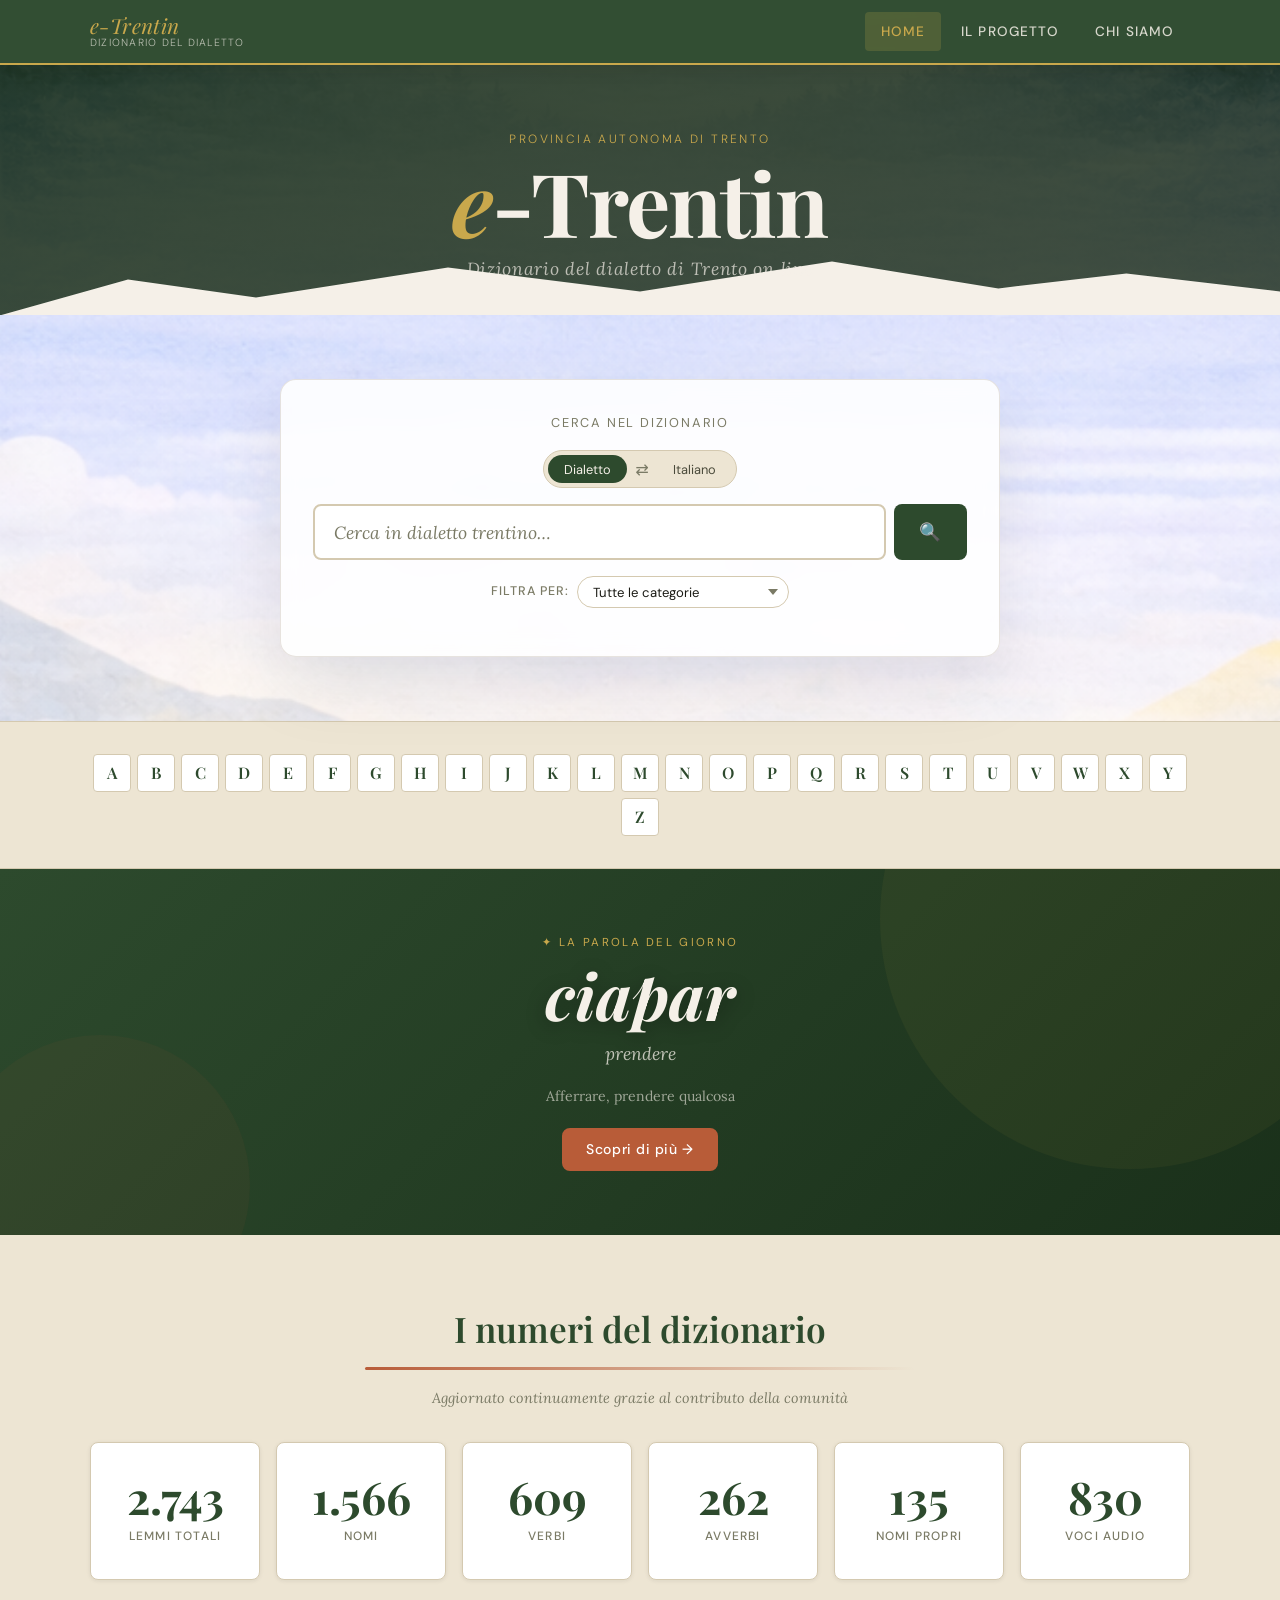
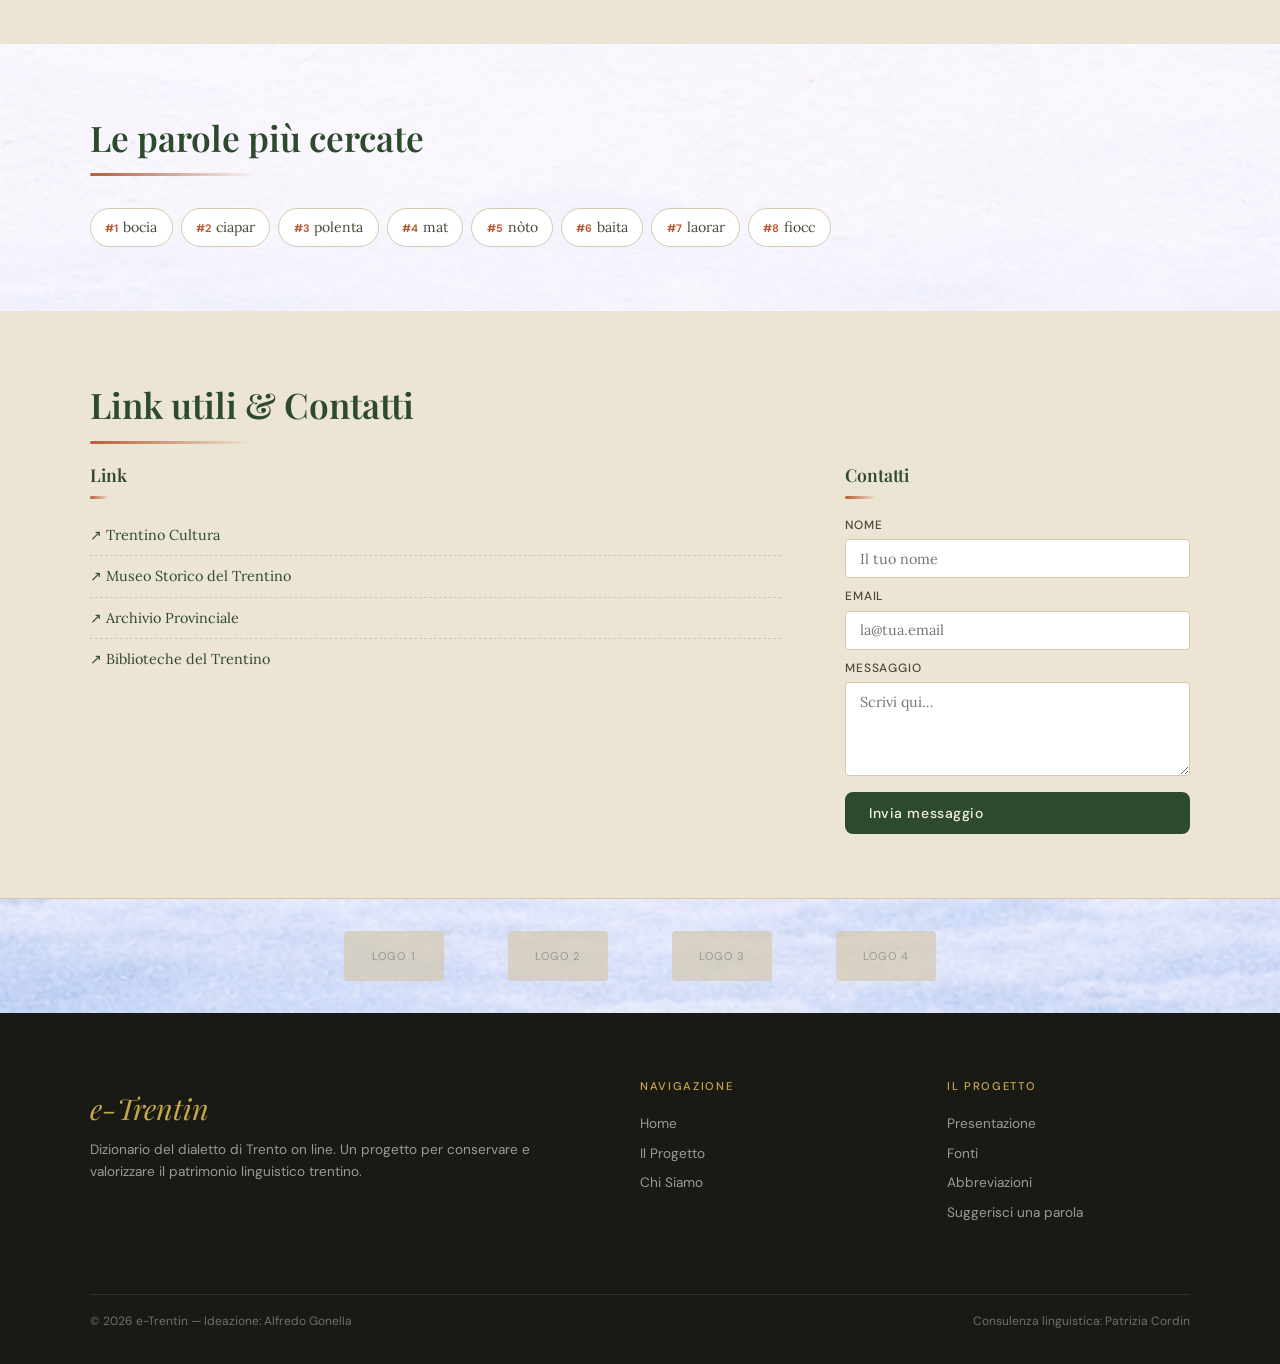
<file: SITO/index.html>
<!DOCTYPE html>
<html lang="it">
<head>
  <meta charset="UTF-8" />
  <meta name="viewport" content="width=device-width, initial-scale=1.0" />
  <meta name="description" content="e-Trentin — Dizionario del dialetto di Trento online. Cerca parole in dialetto trentino o in italiano." />
  <title>e-Trentin | Dizionario del dialetto di Trento</title>

  <!-- Favicon (puoi sostituire con un file .ico reale) -->
  <link rel="icon" href="data:image/svg+xml,<svg xmlns='http://www.w3.org/2000/svg' viewBox='0 0 100 100'><text y='.9em' font-size='90'>🏔</text></svg>" />

  <!-- CSS: foglio principale + home -->
  <link rel="stylesheet" href="style.css" />
  <link rel="stylesheet" href="home.css" />
</head>
<body>

  <!-- ══════════════════════════════════════════
       NAVBAR
       ══════════════════════════════════════════ -->
  <nav id="navbar" role="navigation" aria-label="Navigazione principale">
    <div class="container nav-inner">

      <!-- Logo testuale -->
      <a href="index.html" class="nav-logo" aria-label="e-Trentin — torna alla home">
        <span class="logo-title">e-Trentin</span>
        <span class="logo-sub">Dizionario del dialetto</span>
      </a>

      <!-- Hamburger (mobile) -->
      <button id="nav-toggle" class="nav-toggle" aria-label="Apri menu" aria-expanded="false" aria-controls="nav-links">
        <span></span>
        <span></span>
        <span></span>
      </button>

      <!-- Voci di menu -->
      <ul id="nav-links" class="nav-links" role="menubar">
        <li role="none"><a href="index.html"    role="menuitem" class="active">Home</a></li>
        <li role="none"><a href="progetto.html" role="menuitem">Il Progetto</a></li>
        <li role="none"><a href="chi-siamo.html" role="menuitem">Chi Siamo</a></li>
      </ul>
    </div>
  </nav>


  <!-- ══════════════════════════════════════════
       HEADER HERO
       ══════════════════════════════════════════ -->
  <header id="site-header" role="banner">
    <div class="container header-content">
      <p class="header-pretitle animate-fade-up delay-1">Provincia Autonoma di Trento</p>
      <h1 class="site-title animate-fade-up delay-2">
        <em>e</em>-Trentin
      </h1>
      <p class="site-subtitle animate-fade-up delay-3">
        Dizionario del dialetto di Trento on line
      </p>
    </div>
  </header>


  <!-- ══════════════════════════════════════════
       SEZIONE RICERCA
       ══════════════════════════════════════════ -->
  <main id="main-content">
    <section id="cerca" aria-labelledby="cerca-title">
      <div class="container">

        <div class="search-wrapper">
          <p class="search-intro" id="cerca-title">Cerca nel dizionario</p>

          <!-- Toggle direzione: dialetto ↔ italiano -->
          <div class="search-direction" role="group" aria-label="Direzione di ricerca">
            <button class="dir-btn active" data-dir="dialetto" aria-pressed="true">
              Dialetto
            </button>
            <span class="dir-arrow" aria-hidden="true">⇄</span>
            <button class="dir-btn" data-dir="italiano" aria-pressed="false">
              Italiano
            </button>
          </div>

          <!-- Barra di ricerca con autocomplete -->
          <div class="search-box" role="search">
            <label for="search-input" class="visually-hidden">Inserisci il termine da cercare</label>
            <input
              type="search"
              id="search-input"
              class="search-input"
              placeholder="Cerca in dialetto trentino…"
              autocomplete="off"
              autocorrect="off"
              spellcheck="false"
              aria-autocomplete="list"
              aria-controls="autocomplete-dropdown"
            />
            <button id="search-btn" class="search-btn" aria-label="Avvia ricerca">
              🔍
            </button>
            <!-- Dropdown autocomplete -->
            <div
              id="autocomplete-dropdown"
              class="autocomplete-dropdown"
              role="listbox"
              aria-label="Suggerimenti"
            ></div>
          </div>

          <!-- Filtro per categoria grammaticale -->
          <div class="filter-row">
            <span class="filter-label" id="filter-label">Filtra per:</span>
            <label for="filter-categoria" class="visually-hidden">Categoria grammaticale</label>
            <select id="filter-categoria" class="filter-select" aria-labelledby="filter-label">
              <option value="tutte">Tutte le categorie</option>
              <option value="sm">sm — Sostantivo maschile</option>
              <option value="sf">sf — Sostantivo femminile</option>
              <option value="np">np — Nome proprio</option>
              <option value="vb">vb — Verbo</option>
              <option value="avv">avv — Avverbio</option>
            </select>
          </div>
        </div><!-- /.search-wrapper -->

      </div><!-- /.container -->
    </section><!-- /#cerca -->


    <!-- ══════════════════════════════════════════
         NAVIGAZIONE ALFABETICA
         ══════════════════════════════════════════ -->
    <section id="alfabeto" aria-label="Sfoglia per lettera">
      <div class="container">
        <nav class="alphabet-nav" role="navigation" aria-label="Alfabeto">
          <!-- Le lettere vengono generate per comodità,
               ma potresti anche scriverle a mano -->
          <script>
            (function() {
              const lettere = 'ABCDEFGHIJKLMNOPQRSTUVWXYZ'.split('');
              lettere.forEach(l => {
                document.write(
                  `<button class="alpha-btn" data-letter="${l}" aria-label="Parole che iniziano con ${l}">${l}</button>`
                );
              });
            })();
          </script>
        </nav>
      </div>
    </section>


    <!-- ══════════════════════════════════════════
         RISULTATI RICERCA (nascosta all'inizio)
         ══════════════════════════════════════════ -->
    <section id="risultati" aria-live="polite" aria-label="Risultati della ricerca" hidden>
      <div class="container">
        <div class="results-header">
          <h2 class="section-title">Risultati</h2>
          <span id="results-count" class="results-count" aria-atomic="true"></span>
        </div>
        <div id="results-list" class="results-list" role="list"></div>
      </div>
    </section>


    <!-- ══════════════════════════════════════════
         PAROLA DEL GIORNO
         ══════════════════════════════════════════ -->
    <section id="parola-giorno" aria-labelledby="pdg-heading">
      <div class="container parola-giorno-inner">
        <p class="pdg-label">✦ La parola del giorno</p>
        <h2 class="pdg-word" id="pdg-word" aria-atomic="true">—</h2>
        <p class="pdg-translation" id="pdg-translation"></p>
        <p style="font-size:.88rem; color:rgba(245,240,232,.6); margin-bottom:1.2rem;" id="pdg-definition"></p>
        <button id="pdg-btn" class="btn btn-accent">
          Scopri di più →
        </button>
      </div>
    </section>


    <!-- ══════════════════════════════════════════
         I NUMERI DEL DIZIONARIO
         ══════════════════════════════════════════ -->
    <section id="numeri" aria-labelledby="numeri-title">
      <div class="container">
        <h2 class="section-title centered" id="numeri-title">I numeri del dizionario</h2>
        <p style="text-align:center; color:var(--clr-light-text); font-style:italic; margin-bottom:2rem; font-size:.9rem;">
          Aggiornato continuamente grazie al contributo della comunità
        </p>
        <div class="stats-grid">
          <!-- data-count: valore finale animato da JS -->
          <div class="stat-item card">
            <span class="stat-number" id="count-lemmi" data-count="3240">0</span>
            <span class="stat-label">Lemmi totali</span>
          </div>
          <div class="stat-item card">
            <span class="stat-number" id="count-nomi" data-count="1850">0</span>
            <span class="stat-label">Nomi</span>
          </div>
          <div class="stat-item card">
            <span class="stat-number" id="count-verbi" data-count="720">0</span>
            <span class="stat-label">Verbi</span>
          </div>
          <div class="stat-item card">
            <span class="stat-number" id="count-avv" data-count="310">0</span>
            <span class="stat-label">Avverbi</span>
          </div>
          <div class="stat-item card">
            <span class="stat-number" id="count-np" data-count="160">0</span>
            <span class="stat-label">Nomi propri</span>
          </div>
          <div class="stat-item card">
            <span class="stat-number" id="count-audio" data-count="980">0</span>
            <span class="stat-label">Voci audio</span>
          </div>
        </div>
      </div>
    </section>


    <!-- ══════════════════════════════════════════
         PAROLE PIÙ CERCATE
         ══════════════════════════════════════════ -->
    <section id="piu-cercate" aria-labelledby="trending-title">
      <div class="container">
        <h2 class="section-title" id="trending-title">Le parole più cercate</h2>
        <div id="trending-chips" class="trending-grid" role="list" aria-label="Parole più cercate"></div>
      </div>
    </section>


    <!-- ══════════════════════════════════════════
         LINK E CONTATTI
         ══════════════════════════════════════════ -->
    <section id="link-contatti" aria-labelledby="link-title">
      <div class="container">
        <h2 class="section-title" id="link-title">Link utili &amp; Contatti</h2>

        <div class="link-contatti-grid">

          <!-- Link esterni -->
          <div>
            <h3 class="section-title" style="font-size:1.1rem; margin-bottom:1rem;">Link</h3>
            <ul class="external-links-list" aria-label="Link esterni">
              <li><a href="https://www.trentinocultura.net" target="_blank" rel="noopener">↗ Trentino Cultura</a></li>
              <li><a href="https://www.museostorico.it" target="_blank" rel="noopener">↗ Museo Storico del Trentino</a></li>
              <li><a href="https://www.archivioprovinciale.provincia.tn.it" target="_blank" rel="noopener">↗ Archivio Provinciale</a></li>
              <li><a href="https://www.biblioteche.provincia.tn.it" target="_blank" rel="noopener">↗ Biblioteche del Trentino</a></li>
              <!-- Aggiungere altri link secondo l'allegato -->
            </ul>
          </div>

          <!-- Form contatti -->
          <div>
            <h3 class="section-title" style="font-size:1.1rem; margin-bottom:1rem;">Contatti</h3>
            <form id="form-contatti" class="contact-form" novalidate>
              <div class="form-field">
                <label for="contact-nome">Nome</label>
                <input type="text" id="contact-nome" name="nome" placeholder="Il tuo nome" />
              </div>
              <div class="form-field">
                <label for="contact-email">Email</label>
                <input type="email" id="contact-email" name="email" placeholder="la@tua.email" required />
              </div>
              <div class="form-field">
                <label for="contact-msg">Messaggio</label>
                <textarea id="contact-msg" name="messaggio" rows="4" placeholder="Scrivi qui…" required></textarea>
              </div>
              <button type="submit" class="btn btn-primary" style="margin-top:.5rem;">
                Invia messaggio
              </button>
            </form>
          </div>

        </div><!-- /.link-contatti-grid -->
      </div>
    </section>


    <!-- ══════════════════════════════════════════
         LOGHI
         ══════════════════════════════════════════ -->
    <section id="loghi" aria-label="Partner e sostenitori">
      <div class="container">
        <h2 class="visually-hidden">Partner e sostenitori</h2>
        <div class="loghi-row">
          <!-- Sostituire i placeholder con i tag <img> reali -->
          <div class="logo-placeholder" role="img" aria-label="Logo partner 1">Logo 1</div>
          <div class="logo-placeholder" role="img" aria-label="Logo partner 2">Logo 2</div>
          <div class="logo-placeholder" role="img" aria-label="Logo partner 3">Logo 3</div>
          <div class="logo-placeholder" role="img" aria-label="Logo partner 4">Logo 4</div>
        </div>
      </div>
    </section>

  </main><!-- /#main-content -->


  <!-- ══════════════════════════════════════════
       MODALE DETTAGLIO PAROLA
       (nascosto; aperto da JS)
       ══════════════════════════════════════════ -->
  <div
    id="word-modal-overlay"
    class="word-modal-overlay"
    role="dialog"
    aria-modal="true"
    aria-labelledby="modal-word-title"
  >
    <div class="word-modal">
      <button id="modal-close-btn" class="modal-close" aria-label="Chiudi dettaglio">✕</button>

      <!-- Intestazione -->
      <h2 class="modal-word-title" id="modal-word-title">—</h2>
      <p class="modal-word-phonetic"></p>

      <!-- Categoria -->
      <div class="modal-section">
        <h3>Categoria grammaticale</h3>
        <p><span class="badge" id="modal-categoria"></span></p>
      </div>

      <!-- Traduzione -->
      <div class="modal-section">
        <h3>Traduzione italiana</h3>
        <p id="modal-italiano" style="font-weight:500; color:var(--clr-dark);"></p>
      </div>

      <!-- Definizione -->
      <div class="modal-section">
        <h3>Definizione / Nota d'uso</h3>
        <p id="modal-definizione"></p>
      </div>

      <!-- Audio (placeholder) -->
      <div class="modal-section">
        <h3>Pronuncia audio</h3>
        <button class="audio-btn" aria-label="Ascolta la pronuncia">
          🔊 Ascolta la pronuncia
        </button>
        <p style="font-size:.78rem; color:var(--clr-light-text); margin-top:.4rem; font-style:italic;">
          Lettura a cura di: Paola Bortolameotti, Alberto Cosa, Giordano Dainese
        </p>
      </div>

    </div>
  </div>


  <!-- ══════════════════════════════════════════
       FOOTER
       ══════════════════════════════════════════ -->
  <footer id="site-footer" role="contentinfo">
    <div class="container">
      <div class="footer-grid">

        <!-- Brand -->
        <div class="footer-brand">
          <p class="logo-title"><em>e</em>-Trentin</p>
          <p>Dizionario del dialetto di Trento on line. Un progetto per conservare e valorizzare il patrimonio linguistico trentino.</p>
        </div>

        <!-- Navigazione -->
        <div class="footer-col">
          <h4>Navigazione</h4>
          <ul>
            <li><a href="index.html">Home</a></li>
            <li><a href="progetto.html">Il Progetto</a></li>
            <li><a href="chi-siamo.html">Chi Siamo</a></li>
          </ul>
        </div>

        <!-- Progetto -->
        <div class="footer-col">
          <h4>Il progetto</h4>
          <ul>
            <li><a href="progetto.html#presentazione">Presentazione</a></li>
            <li><a href="progetto.html#fonti">Fonti</a></li>
            <li><a href="progetto.html#abbreviazioni">Abbreviazioni</a></li>
            <li><a href="progetto.html#suggerisci-parola">Suggerisci una parola</a></li>
          </ul>
        </div>

      </div>

      <div class="footer-bottom">
        <span>© <script>document.write(new Date().getFullYear())</script> e-Trentin — Ideazione: Alfredo Gonella</span>
        <span>Consulenza linguistica: Patrizia Cordin</span>
      </div>
    </div>
  </footer>


  <!-- ══════════════════════════════════════════
       SCRIPT
       Caricati in fondo per performance
       ══════════════════════════════════════════ -->
  <script src="main.js"></script>
  <script src="home.js"></script>

</body>
</html>
</file>
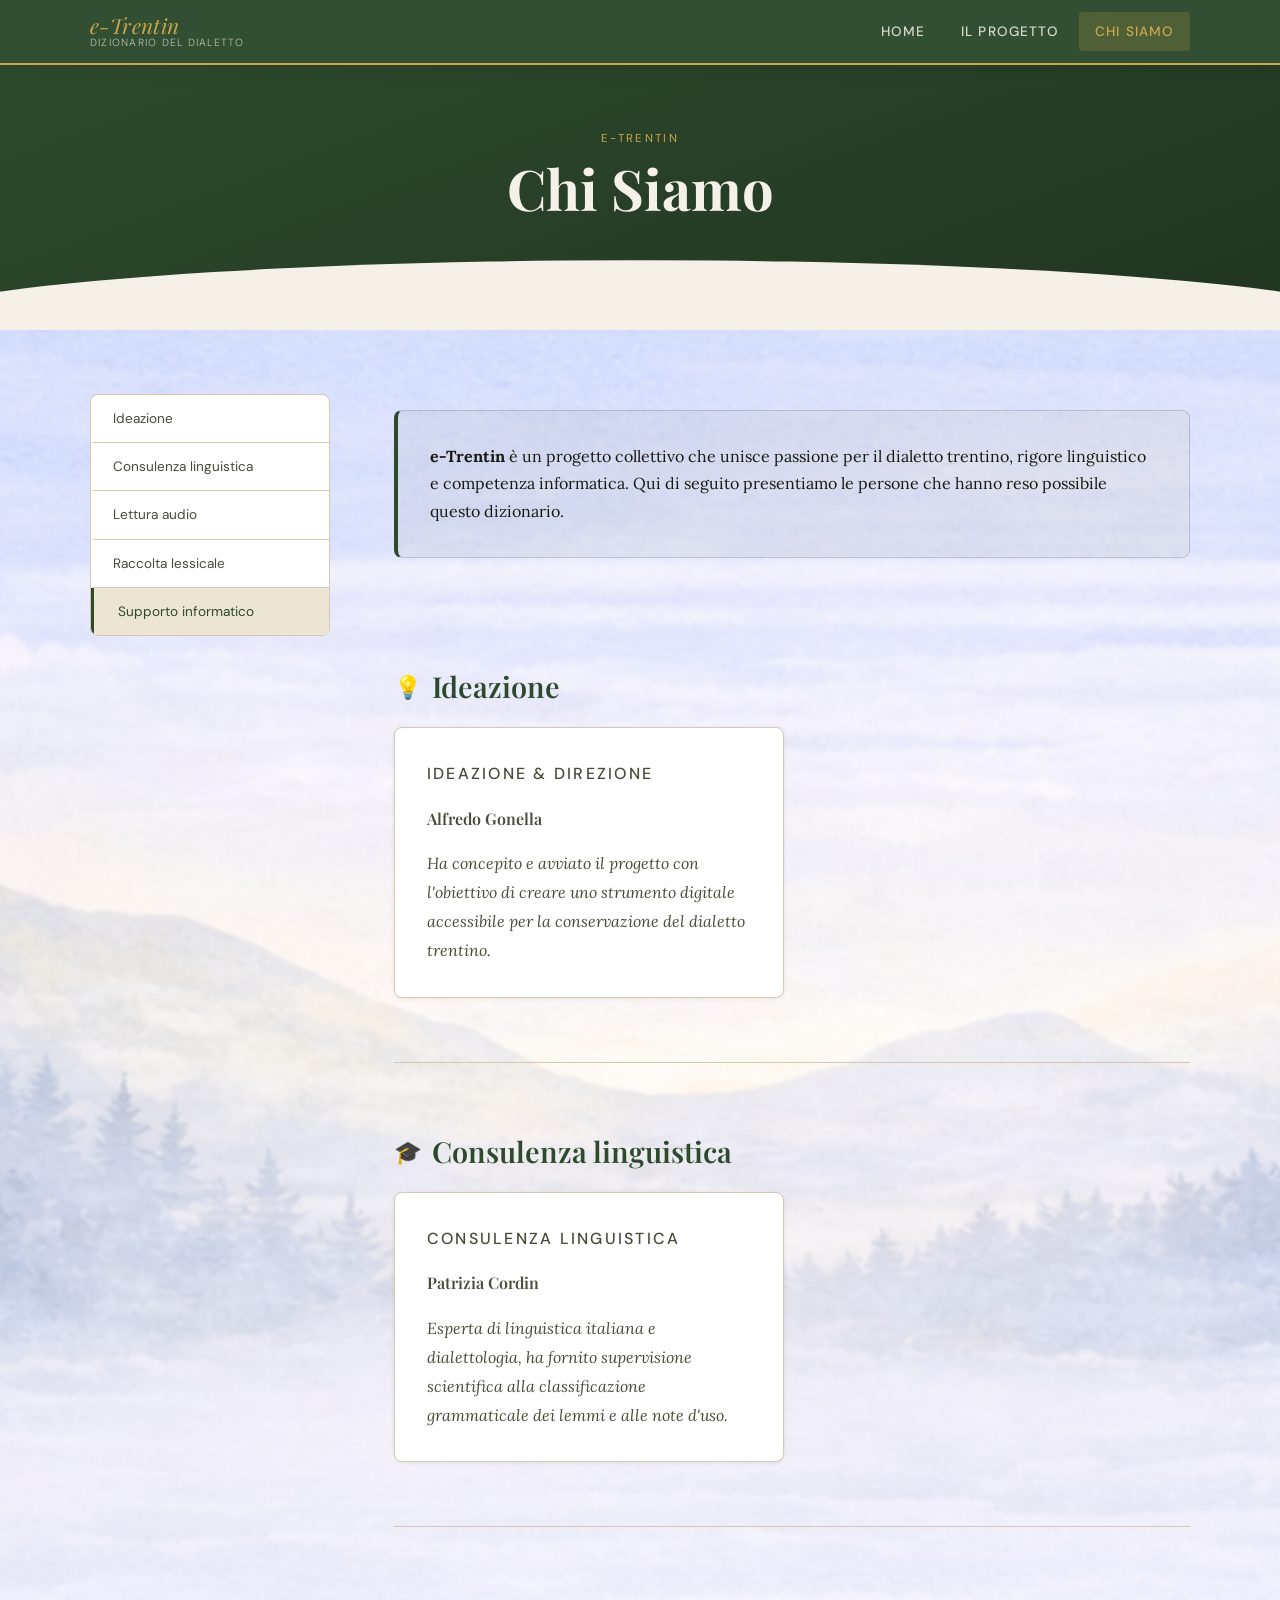
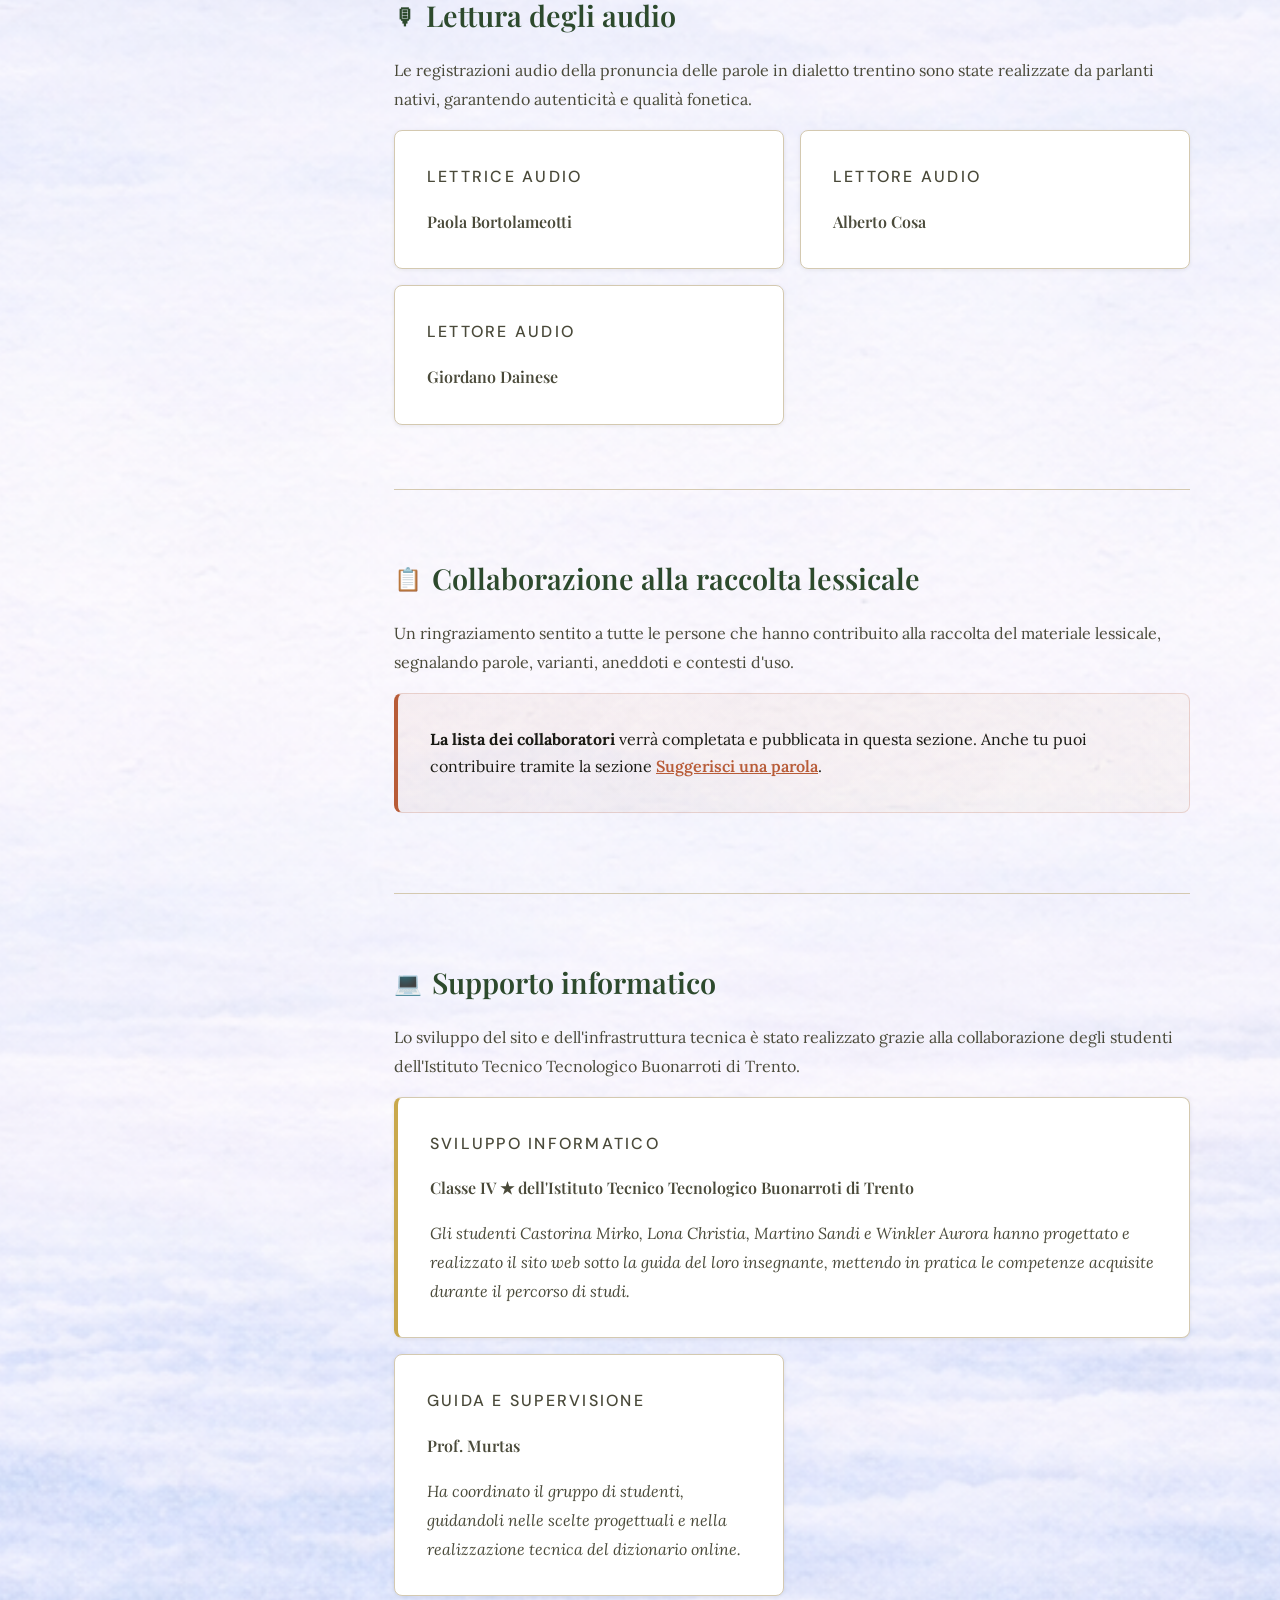
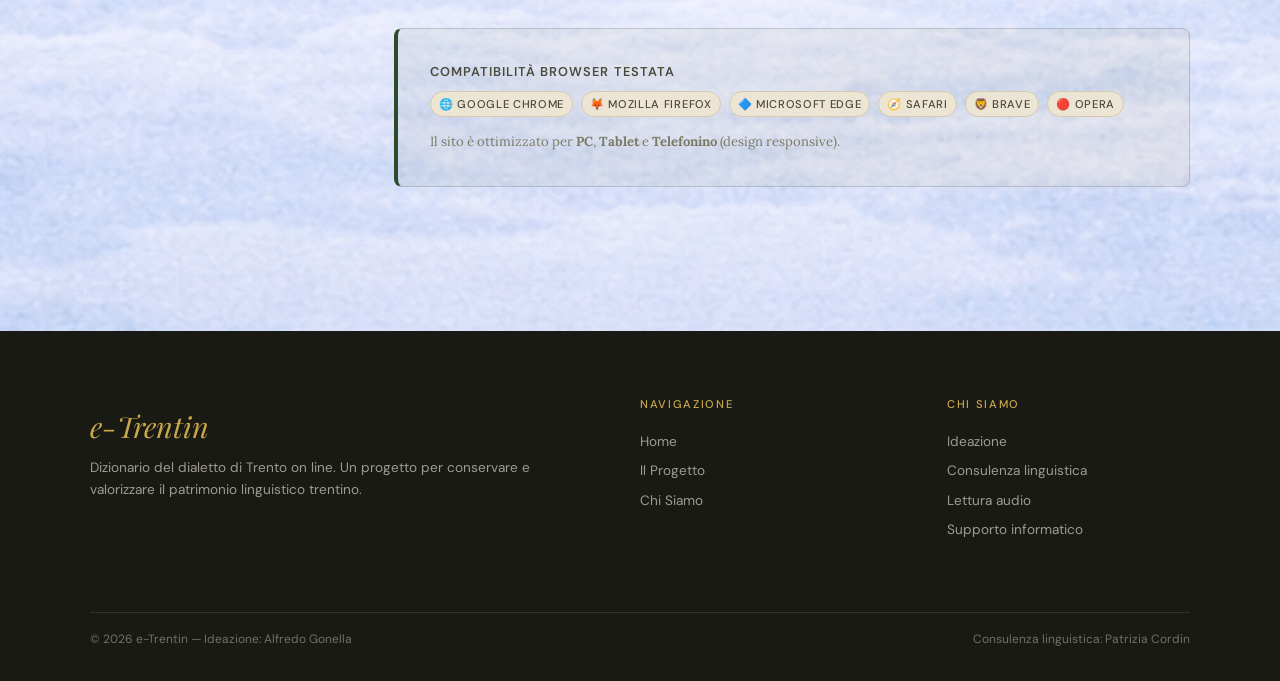
<file: SITO/chi-siamo.html>
<!DOCTYPE html>
<html lang="it">
<head>
  <meta charset="UTF-8" />
  <meta name="viewport" content="width=device-width, initial-scale=1.0" />
  <meta name="description" content="Chi siamo: il team di e-Trentin — ideazione, consulenza linguistica, lettura audio, collaboratori e supporto informatico." />
  <title>Chi Siamo | e-Trentin</title>

  <link rel="icon" href="data:image/svg+xml,<svg xmlns='http://www.w3.org/2000/svg' viewBox='0 0 100 100'><text y='.9em' font-size='90'>🏔</text></svg>" />

  <link rel="stylesheet" href="style.css" />
  <link rel="stylesheet" href="pagine-interne.css" />
</head>
<body>

  <!-- NAVBAR -->
  <nav id="navbar" role="navigation" aria-label="Navigazione principale">
    <div class="container nav-inner">
      <a href="index.html" class="nav-logo" aria-label="e-Trentin — torna alla home">
        <span class="logo-title">e-Trentin</span>
        <span class="logo-sub">Dizionario del dialetto</span>
      </a>
      <button id="nav-toggle" class="nav-toggle" aria-label="Apri menu" aria-expanded="false" aria-controls="nav-links">
        <span></span><span></span><span></span>
      </button>
      <ul id="nav-links" class="nav-links" role="menubar">
        <li role="none"><a href="index.html"     role="menuitem">Home</a></li>
        <li role="none"><a href="progetto.html"  role="menuitem">Il Progetto</a></li>
        <li role="none"><a href="chi-siamo.html" role="menuitem" class="active">Chi Siamo</a></li>
      </ul>
    </div>
  </nav>


  <!-- HERO PAGINA -->
  <header class="page-hero" role="banner">
    <div class="container header-content">
      <span class="page-hero-tag">e-Trentin</span>
      <h1 class="page-hero-title">Chi Siamo</h1>
    </div>
  </header>


  <!-- CONTENUTO PRINCIPALE -->
  <main id="main-content">
    <div class="container">
      <div class="page-layout">

        <!-- SIDEBAR -->
        <aside class="page-sidebar" aria-label="Sezioni della pagina">
          <nav aria-label="Contenuto pagina">
            <ul class="sidebar-nav">
              <li><a href="#ideazione">Ideazione</a></li>
              <li><a href="#consulenza">Consulenza linguistica</a></li>
              <li><a href="#audio">Lettura audio</a></li>
              <li><a href="#raccolta">Raccolta lessicale</a></li>
              <li><a href="#informatica">Supporto informatico</a></li>
            </ul>
          </nav>
        </aside>


        <!-- CONTENUTO -->
        <div class="page-content">

          <!-- Breve introduzione -->
          <div class="highlight-box" style="margin-bottom: 2.5rem;">
            <p>
              <strong>e-Trentin</strong> è un progetto collettivo che unisce passione per il dialetto trentino, rigore linguistico e competenza informatica. Qui di seguito presentiamo le persone che hanno reso possibile questo dizionario.
            </p>
          </div>


          <!-- IDEAZIONE -->
          <section id="ideazione" class="content-section" aria-labelledby="id-title">
            <h2 id="id-title">
              <span class="section-icon" aria-hidden="true">💡</span>
              Ideazione
            </h2>

            <div class="team-grid">
              <div class="team-card">
                <p class="team-card-role">Ideazione &amp; Direzione</p>
                <p class="team-card-name">Alfredo Gonella</p>
                <p class="team-card-detail">
                  Ha concepito e avviato il progetto con l'obiettivo di creare uno strumento digitale accessibile per la conservazione del dialetto trentino.
                </p>
              </div>
            </div>
          </section>


          <!-- CONSULENZA LINGUISTICA -->
          <section id="consulenza" class="content-section" aria-labelledby="cl-title">
            <h2 id="cl-title">
              <span class="section-icon" aria-hidden="true">🎓</span>
              Consulenza linguistica
            </h2>

            <div class="team-grid">
              <div class="team-card">
                <p class="team-card-role">Consulenza linguistica</p>
                <p class="team-card-name">Patrizia Cordin</p>
                <p class="team-card-detail">
                  Esperta di linguistica italiana e dialettologia, ha fornito supervisione scientifica alla classificazione grammaticale dei lemmi e alle note d'uso.
                </p>
              </div>
            </div>
          </section>


          <!-- LETTURA AUDIO -->
          <section id="audio" class="content-section" aria-labelledby="au-title">
            <h2 id="au-title">
              <span class="section-icon" aria-hidden="true">🎙</span>
              Lettura degli audio
            </h2>
            <p>
              Le registrazioni audio della pronuncia delle parole in dialetto trentino sono state realizzate da parlanti nativi, garantendo autenticità e qualità fonetica.
            </p>

            <div class="team-grid">
              <div class="team-card">
                <p class="team-card-role">Lettrice audio</p>
                <p class="team-card-name">Paola Bortolameotti</p>
              </div>
              <div class="team-card">
                <p class="team-card-role">Lettore audio</p>
                <p class="team-card-name">Alberto Cosa</p>
              </div>
              <div class="team-card">
                <p class="team-card-role">Lettore audio</p>
                <p class="team-card-name">Giordano Dainese</p>
              </div>
            </div>
          </section>


          <!-- COLLABORAZIONE RACCOLTA LESSICALE -->
          <section id="raccolta" class="content-section" aria-labelledby="ra-title">
            <h2 id="ra-title">
              <span class="section-icon" aria-hidden="true">📋</span>
              Collaborazione alla raccolta lessicale
            </h2>
            <p>
              Un ringraziamento sentito a tutte le persone che hanno contribuito alla raccolta del materiale lessicale, segnalando parole, varianti, aneddoti e contesti d'uso.
            </p>
            <div class="highlight-box terracotta">
              <strong>La lista dei collaboratori</strong> verrà completata e pubblicata in questa sezione. Anche tu puoi contribuire tramite la sezione <a href="progetto.html#suggerisci-parola" style="color:var(--clr-terracotta); font-weight:600;">Suggerisci una parola</a>.
            </div>
          </section>


          <!-- SUPPORTO INFORMATICO -->
          <section id="informatica" class="content-section" aria-labelledby="it-title">
            <h2 id="it-title">
              <span class="section-icon" aria-hidden="true">💻</span>
              Supporto informatico
            </h2>
            <p>
              Lo sviluppo del sito e dell'infrastruttura tecnica è stato realizzato grazie alla collaborazione degli studenti dell'Istituto Tecnico Tecnologico Buonarroti di Trento.
            </p>

            <div class="team-grid">

              <!-- Card speciale scuola -->
              <div class="team-card school">
                <p class="team-card-role">Sviluppo informatico</p>
                <p class="team-card-name">Classe IV ★ dell'Istituto Tecnico Tecnologico Buonarroti di Trento</p>
                <p class="team-card-detail">
                  Gli studenti Castorina Mirko, Lona Christia, Martino Sandi e Winkler Aurora hanno progettato e realizzato il sito web sotto la guida del loro insegnante, mettendo in pratica le competenze acquisite durante il percorso di studi.
                </p>
              </div>

              <!-- Professore -->
              <div class="team-card">
                <p class="team-card-role">Guida e supervisione</p>
                <p class="team-card-name">Prof. Murtas</p>
                <p class="team-card-detail">
                  Ha coordinato il gruppo di studenti, guidandoli nelle scelte progettuali e nella realizzazione tecnica del dizionario online.
                </p>
              </div>

            </div>

            <!-- Note sulla compatibilità browser -->
            <div class="highlight-box" style="margin-top: 2rem;">
              <h3 style="font-family: var(--font-ui); font-size: 0.8rem; font-weight:600; letter-spacing:.08em; text-transform:uppercase; color:var(--clr-mid); margin-bottom:.5rem;">Compatibilità browser testata</h3>
              <p style="display:flex; flex-wrap:wrap; gap:.5rem; margin:0;">
                <span class="badge">🌐 Google Chrome</span>
                <span class="badge">🦊 Mozilla Firefox</span>
                <span class="badge">🔷 Microsoft Edge</span>
                <span class="badge">🧭 Safari</span>
                <span class="badge">🦁 Brave</span>
                <span class="badge">🔴 Opera</span>
              </p>
              <p style="margin-top:.8rem; font-size:.82rem; color:var(--clr-light-text);">
                Il sito è ottimizzato per <strong>PC</strong>, <strong>Tablet</strong> e <strong>Telefonino</strong> (design responsive).
              </p>
            </div>
          </section>

        </div><!-- /.page-content -->
      </div><!-- /.page-layout -->
    </div><!-- /.container -->
  </main>


  <!-- FOOTER -->
  <footer id="site-footer" role="contentinfo">
    <div class="container">
      <div class="footer-grid">
        <div class="footer-brand">
          <p class="logo-title"><em>e</em>-Trentin</p>
          <p>Dizionario del dialetto di Trento on line. Un progetto per conservare e valorizzare il patrimonio linguistico trentino.</p>
        </div>
        <div class="footer-col">
          <h4>Navigazione</h4>
          <ul>
            <li><a href="index.html">Home</a></li>
            <li><a href="progetto.html">Il Progetto</a></li>
            <li><a href="chi-siamo.html">Chi Siamo</a></li>
          </ul>
        </div>
        <div class="footer-col">
          <h4>Chi Siamo</h4>
          <ul>
            <li><a href="#ideazione">Ideazione</a></li>
            <li><a href="#consulenza">Consulenza linguistica</a></li>
            <li><a href="#audio">Lettura audio</a></li>
            <li><a href="#informatica">Supporto informatico</a></li>
          </ul>
        </div>
      </div>
      <div class="footer-bottom">
        <span>© <script>document.write(new Date().getFullYear())</script> e-Trentin — Ideazione: Alfredo Gonella</span>
        <span>Consulenza linguistica: Patrizia Cordin</span>
      </div>
    </div>
  </footer>


  <!-- SCRIPT -->
  <script src="main.js"></script>
  <!-- Nessun JS specifico per questa pagina oltre al main -->

</body>
</html>
</file>
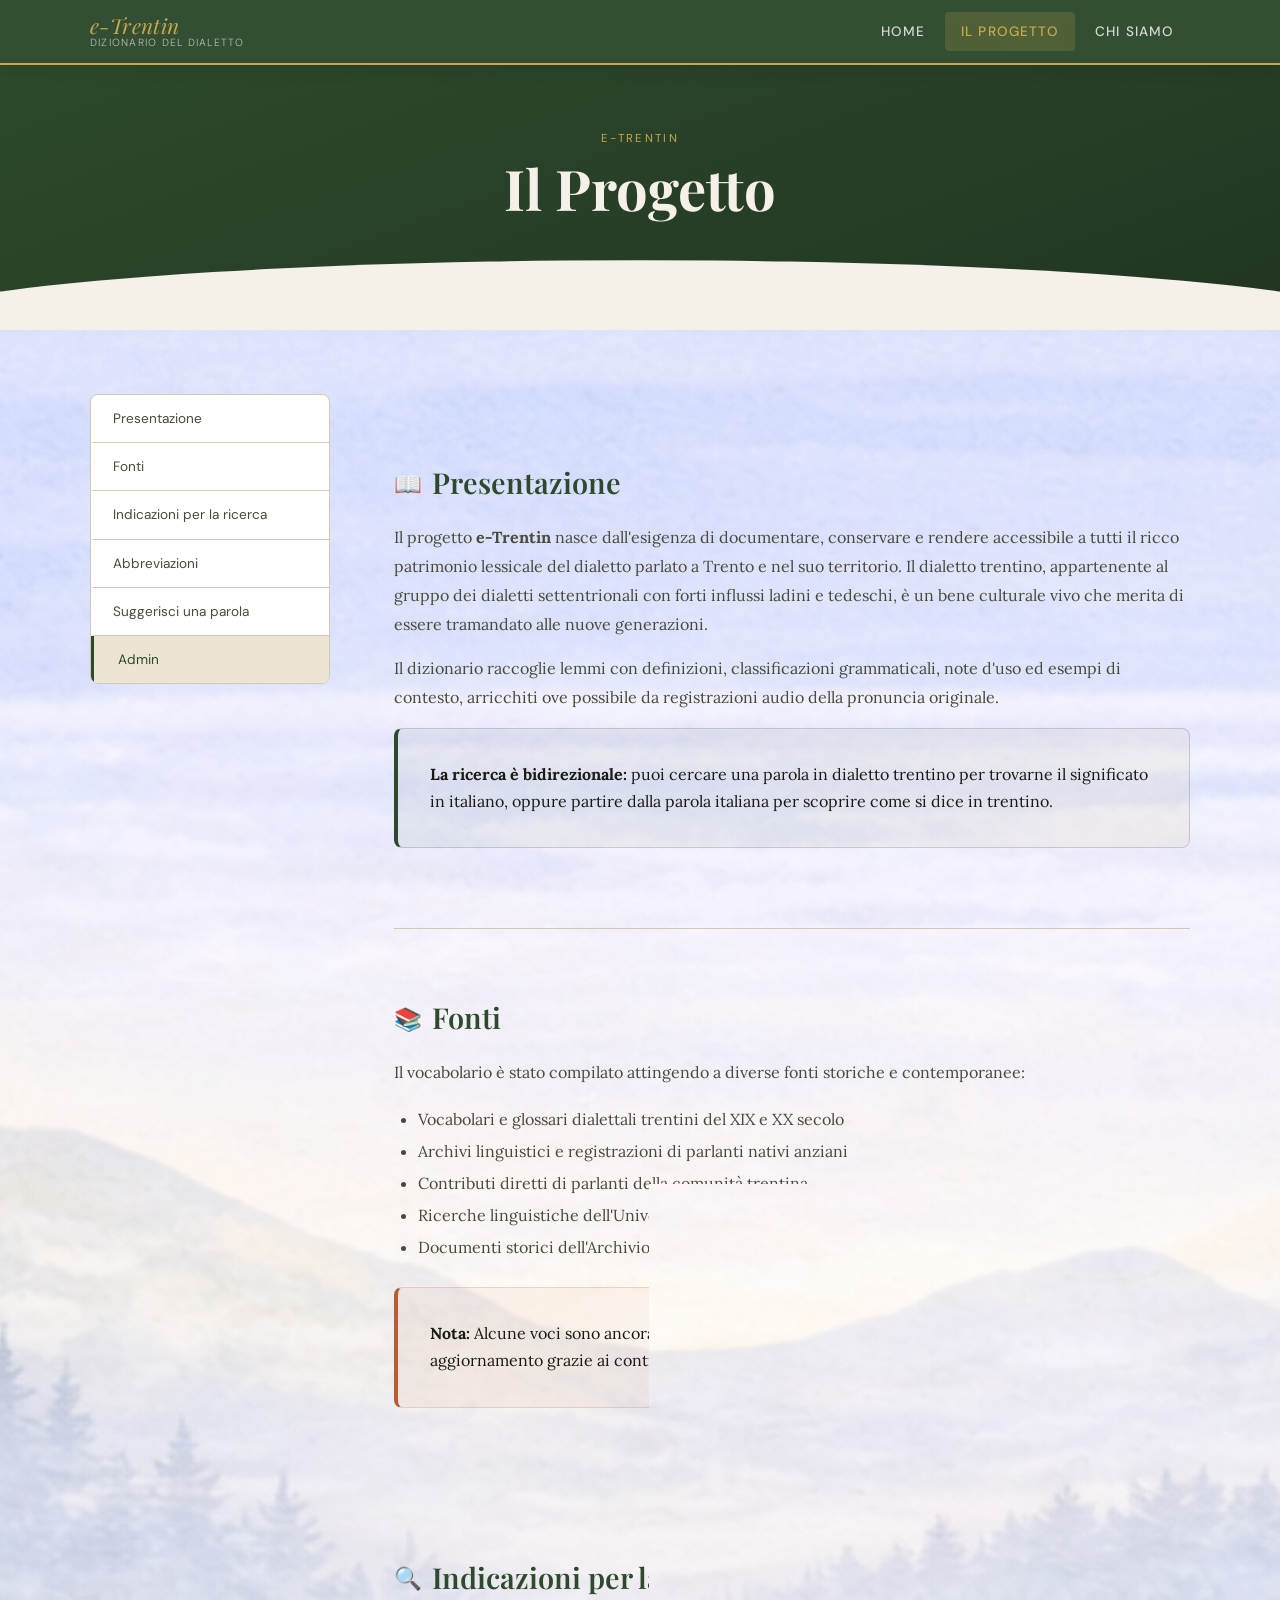
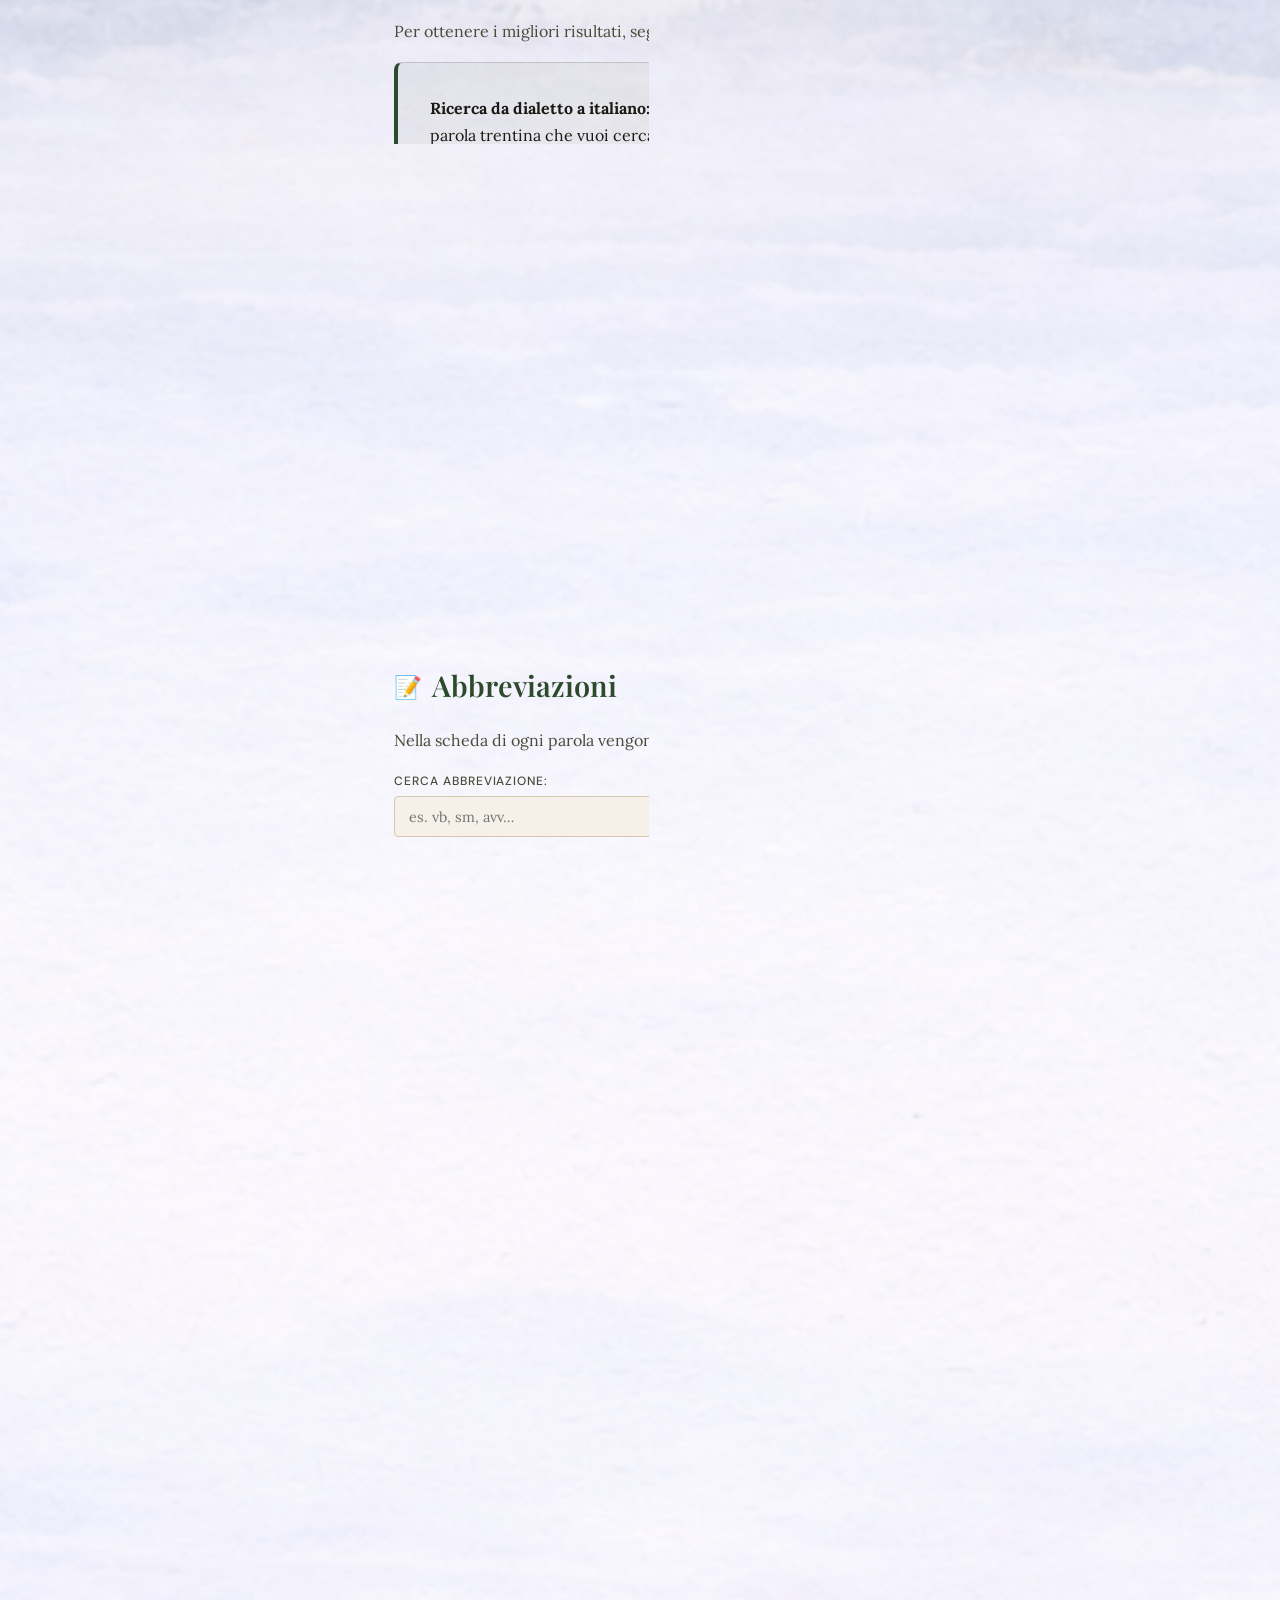
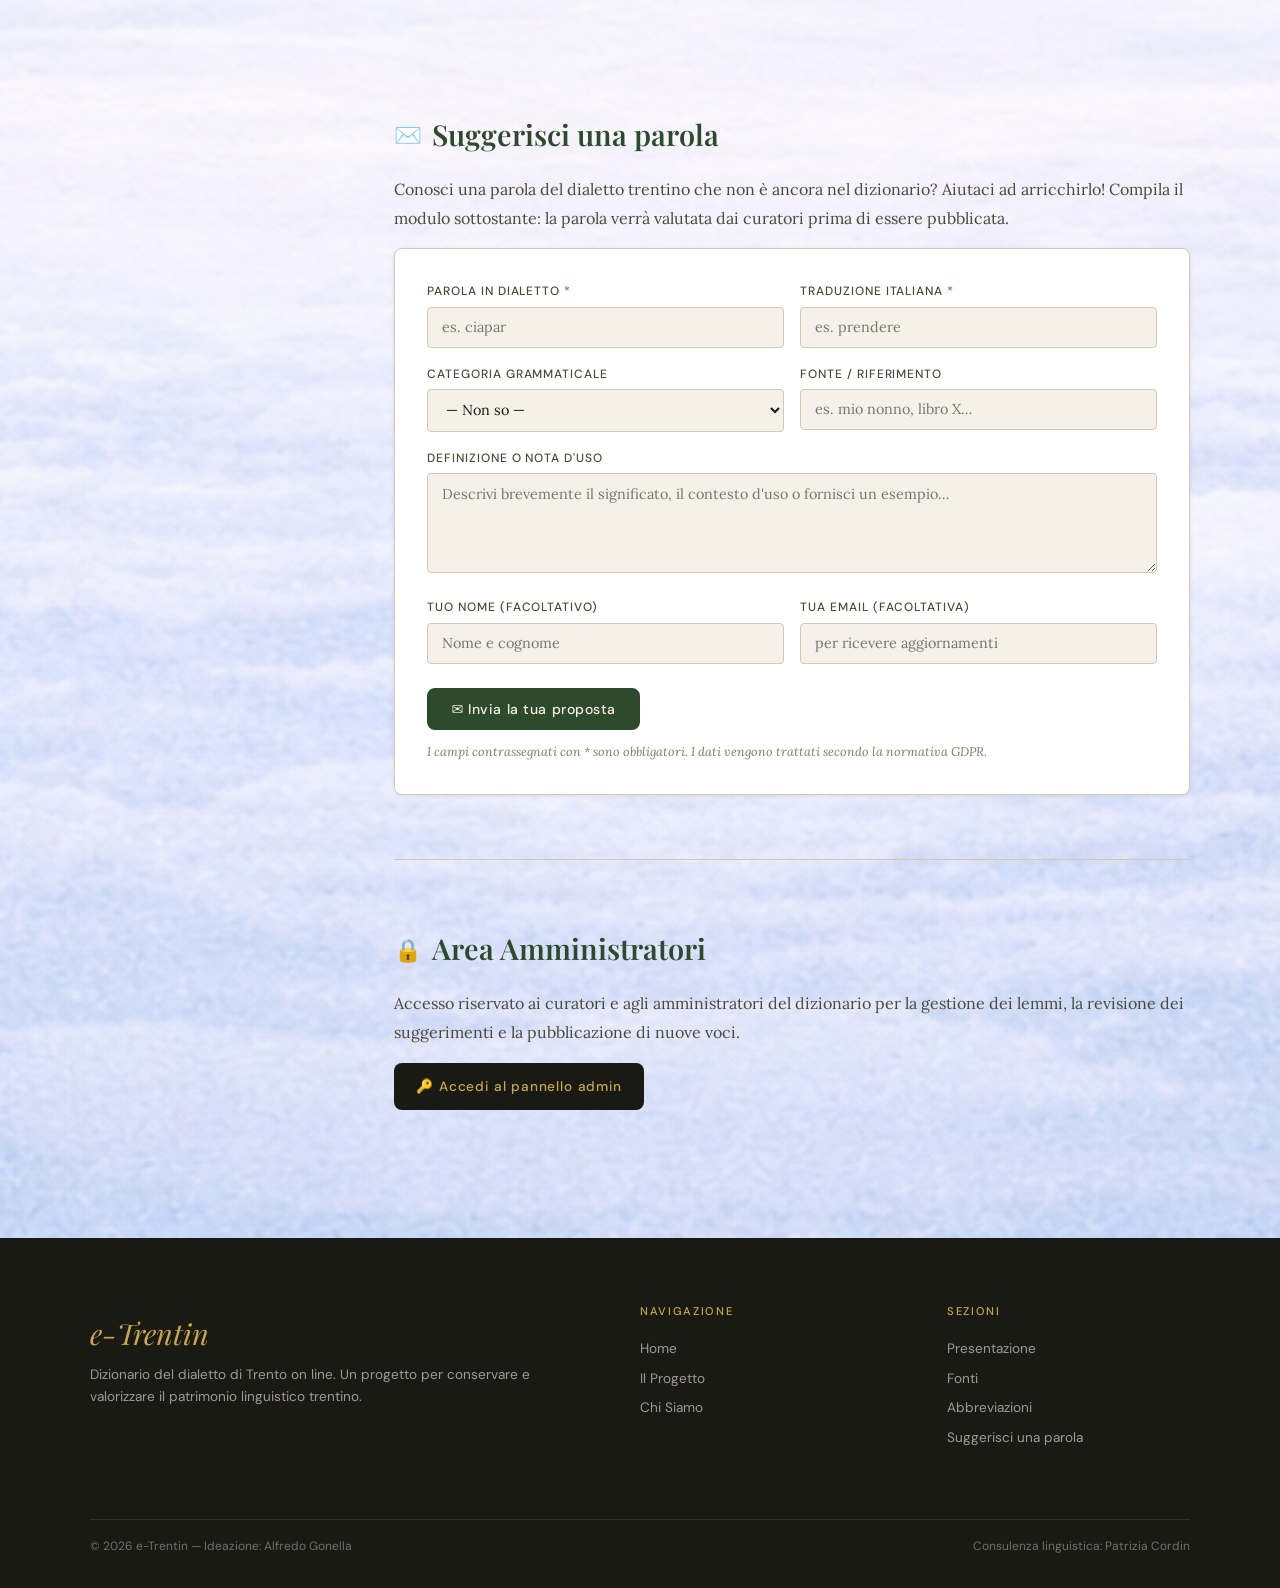
<file: SITO/progetto.html>
<!DOCTYPE html>
<html lang="it">
<head>
  <meta charset="UTF-8" />
  <meta name="viewport" content="width=device-width, initial-scale=1.0" />
  <meta name="description" content="Il progetto e-Trentin: presentazione, fonti, abbreviazioni, indicazioni per la ricerca e come suggerire una parola." />
  <title>Il Progetto | e-Trentin</title>

  <link rel="icon" href="data:image/svg+xml,<svg xmlns='http://www.w3.org/2000/svg' viewBox='0 0 100 100'><text y='.9em' font-size='90'>🏔</text></svg>" />

  <link rel="stylesheet" href="style.css" />
  <link rel="stylesheet" href="pagine-interne.css" />
</head>
<body>

  <!-- NAVBAR (identica su tutte le pagine) -->
  <nav id="navbar" role="navigation" aria-label="Navigazione principale">
    <div class="container nav-inner">
      <a href="index.html" class="nav-logo" aria-label="e-Trentin — torna alla home">
        <span class="logo-title">e-Trentin</span>
        <span class="logo-sub">Dizionario del dialetto</span>
      </a>
      <button id="nav-toggle" class="nav-toggle" aria-label="Apri menu" aria-expanded="false" aria-controls="nav-links">
        <span></span><span></span><span></span>
      </button>
      <ul id="nav-links" class="nav-links" role="menubar">
        <li role="none"><a href="index.html"     role="menuitem">Home</a></li>
        <li role="none"><a href="progetto.html"  role="menuitem" class="active">Il Progetto</a></li>
        <li role="none"><a href="chi-siamo.html" role="menuitem">Chi Siamo</a></li>
      </ul>
    </div>
  </nav>


  <!-- HERO PAGINA -->
  <header class="page-hero" role="banner">
    <div class="container header-content">
      <span class="page-hero-tag">e-Trentin</span>
      <h1 class="page-hero-title">Il Progetto</h1>
    </div>
  </header>


  <!-- CONTENUTO PRINCIPALE -->
  <main id="main-content">
    <div class="container">
      <div class="page-layout">

        <!-- ── SIDEBAR NAVIGAZIONE INTERNA ── -->
        <aside class="page-sidebar" aria-label="Sezioni della pagina">
          <nav aria-label="Contenuto pagina">
            <ul class="sidebar-nav">
              <li><a href="#presentazione">Presentazione</a></li>
              <li><a href="#fonti">Fonti</a></li>
              <li><a href="#indicazioni">Indicazioni per la ricerca</a></li>
              <li><a href="#abbreviazioni">Abbreviazioni</a></li>
              <li><a href="#suggerisci-parola">Suggerisci una parola</a></li>
              <li><a href="#admin" id="admin-link">Admin</a></li>
            </ul>
          </nav>
        </aside>


        <!-- ── CONTENUTO ── -->
        <div class="page-content">

          <!-- PRESENTAZIONE -->
          <section id="presentazione" class="content-section" aria-labelledby="pres-title">
            <h2 id="pres-title">
              <span class="section-icon" aria-hidden="true">📖</span>
              Presentazione
            </h2>
            <p>
              Il progetto <strong>e-Trentin</strong> nasce dall'esigenza di documentare, conservare e rendere accessibile a tutti il ricco patrimonio lessicale del dialetto parlato a Trento e nel suo territorio. Il dialetto trentino, appartenente al gruppo dei dialetti settentrionali con forti influssi ladini e tedeschi, è un bene culturale vivo che merita di essere tramandato alle nuove generazioni.
            </p>
            <p>
              Il dizionario raccoglie lemmi con definizioni, classificazioni grammaticali, note d'uso ed esempi di contesto, arricchiti ove possibile da registrazioni audio della pronuncia originale.
            </p>
            <div class="highlight-box">
              <strong>La ricerca è bidirezionale:</strong> puoi cercare una parola in dialetto trentino per trovarne il significato in italiano, oppure partire dalla parola italiana per scoprire come si dice in trentino.
            </div>
          </section>


          <!-- FONTI -->
          <section id="fonti" class="content-section" aria-labelledby="fonti-title">
            <h2 id="fonti-title">
              <span class="section-icon" aria-hidden="true">📚</span>
              Fonti
            </h2>
            <p>
              Il vocabolario è stato compilato attingendo a diverse fonti storiche e contemporanee:
            </p>
            <ul style="list-style: disc; padding-left: 1.5rem; color: var(--clr-mid); line-height: 2;">
              <li>Vocabolari e glossari dialettali trentini del XIX e XX secolo</li>
              <li>Archivi linguistici e registrazioni di parlanti nativi anziani</li>
              <li>Contributi diretti di parlanti della comunità trentina</li>
              <li>Ricerche linguistiche dell'Università degli Studi di Trento</li>
              <li>Documenti storici dell'Archivio Provinciale di Trento</li>
            </ul>
            <div class="highlight-box terracotta" style="margin-top:1.5rem;">
              <strong>Nota:</strong> Alcune voci sono ancora in fase di verifica e catalogazione. Il dizionario è in continuo aggiornamento grazie ai contributi della comunità.
            </div>
          </section>


          <!-- INDICAZIONI PER LA RICERCA -->
          <section id="indicazioni" class="content-section" aria-labelledby="ind-title">
            <h2 id="ind-title">
              <span class="section-icon" aria-hidden="true">🔍</span>
              Indicazioni per la ricerca
            </h2>
            <p>
              Per ottenere i migliori risultati, segui queste indicazioni:
            </p>

            <div class="highlight-box" style="margin-bottom:1rem;">
              <strong>Ricerca da dialetto a italiano:</strong>
              seleziona il pulsante <em>"Dialetto"</em> nella barra di ricerca, poi digita la parola trentina che vuoi cercare. Il sistema accetta anche ricerche parziali.
            </div>

            <div class="highlight-box" style="margin-bottom:1rem;">
              <strong>Ricerca da italiano a dialetto:</strong>
              seleziona il pulsante <em>"Italiano"</em> e digita la parola italiana. Il dizionario suggerirà tutti i corrispondenti in dialetto.
            </div>

            <div class="highlight-box">
              <strong>Sfoglia per lettera:</strong>
              usa la barra dell'alfabeto per visualizzare tutte le parole che iniziano con una determinata lettera.
            </div>

            <p style="margin-top:1.2rem;">
              Puoi inoltre <strong>filtrare i risultati</strong> per categoria grammaticale usando il menu a tendina (sostantivi, verbi, avverbi, nomi propri…).
            </p>
          </section>


          <!-- ABBREVIAZIONI -->
          <section id="abbreviazioni" class="content-section" aria-labelledby="abbr-title">
            <h2 id="abbr-title">
              <span class="section-icon" aria-hidden="true">📝</span>
              Abbreviazioni
            </h2>
            <p>Nella scheda di ogni parola vengono usate le seguenti abbreviazioni grammaticali:</p>

            <!-- Campo di filtro rapido -->
            <div class="form-field" style="max-width:300px; margin:1rem 0;">
              <label for="abbr-filter">Cerca abbreviazione:</label>
              <input type="search" id="abbr-filter" placeholder="es. vb, sm, avv…" />
            </div>

            <table id="abbr-table" class="abbr-table" aria-label="Tabella abbreviazioni">
              <thead>
                <tr>
                  <th scope="col">Sigla</th>
                  <th scope="col">Significato</th>
                  <th scope="col">Esempio</th>
                </tr>
              </thead>
              <tbody>
                <tr><td>sm</td>   <td>Sostantivo maschile</td>     <td><em>gat</em> (gatto)</td></tr>
                <tr><td>sf</td>   <td>Sostantivo femminile</td>    <td><em>val</em> (valle)</td></tr>
                <tr><td>np</td>   <td>Nome proprio</td>            <td><em>Trento</em></td></tr>
                <tr><td>vb</td>   <td>Verbo</td>                   <td><em>ciapar</em> (prendere)</td></tr>
                <tr><td>avv</td>  <td>Avverbio</td>                <td><em>doman</em> (domani)</td></tr>
                <tr><td>agg</td>  <td>Aggettivo</td>               <td><em>bel</em> (bello)</td></tr>
                <tr><td>prep</td> <td>Preposizione</td>            <td><em>de</em> (di)</td></tr>
                <tr><td>art</td>  <td>Articolo</td>                <td><em>el</em> (il)</td></tr>
                <tr><td>pron</td> <td>Pronome</td>                 <td><em>mi</em> (io)</td></tr>
                <tr><td>cong</td> <td>Congiunzione</td>            <td><em>e</em> (e)</td></tr>
                <tr><td>inter</td><td>Interiezione</td>            <td><em>ola!</em> (ehi!)</td></tr>
                <tr><td>fig</td>  <td>Significato figurato</td>    <td></td></tr>
                <tr><td>ant</td>  <td>Termine antico / desueto</td><td></td></tr>
                <tr><td>dial</td> <td>Variante dialettale locale</td><td></td></tr>
                <tr><td>lett</td> <td>Uso letterario</td>          <td></td></tr>
                <tr><td>pop</td>  <td>Uso popolare / colloquiale</td><td></td></tr>
              </tbody>
            </table>
          </section>


          <!-- SUGGERISCI UNA PAROLA -->
          <section id="suggerisci-parola" class="content-section" aria-labelledby="sg-title">
            <h2 id="sg-title">
              <span class="section-icon" aria-hidden="true">✉️</span>
              Suggerisci una parola
            </h2>
            <p>
              Conosci una parola del dialetto trentino che non è ancora nel dizionario? Aiutaci ad arricchirlo! Compila il modulo sottostante: la parola verrà valutata dai curatori prima di essere pubblicata.
            </p>

            <div class="suggest-form">
              <form id="form-suggerisci" novalidate>
                <div class="form-grid">

                  <!-- Parola in dialetto -->
                  <div class="form-field">
                    <label for="sg-dialetto">Parola in dialetto <span style="color:var(--clr-terracotta)">*</span></label>
                    <input type="text" id="sg-dialetto" name="dialetto" placeholder="es. ciapar" required />
                  </div>

                  <!-- Traduzione italiana -->
                  <div class="form-field">
                    <label for="sg-italiano">Traduzione italiana <span style="color:var(--clr-terracotta)">*</span></label>
                    <input type="text" id="sg-italiano" name="italiano" placeholder="es. prendere" required />
                  </div>

                  <!-- Categoria -->
                  <div class="form-field">
                    <label for="sg-categoria">Categoria grammaticale</label>
                    <select id="sg-categoria" name="categoria">
                      <option value="">— Non so —</option>
                      <option value="sm">sm — Sostantivo maschile</option>
                      <option value="sf">sf — Sostantivo femminile</option>
                      <option value="np">np — Nome proprio</option>
                      <option value="vb">vb — Verbo</option>
                      <option value="avv">avv — Avverbio</option>
                      <option value="agg">agg — Aggettivo</option>
                    </select>
                  </div>

                  <!-- Fonte / Riferimento -->
                  <div class="form-field">
                    <label for="sg-fonte">Fonte / Riferimento</label>
                    <input type="text" id="sg-fonte" name="fonte" placeholder="es. mio nonno, libro X…" />
                  </div>

                  <!-- Definizione (a tutta larghezza) -->
                  <div class="form-field span-full">
                    <label for="sg-definizione">Definizione o nota d'uso</label>
                    <textarea id="sg-definizione" name="definizione" rows="3"
                      placeholder="Descrivi brevemente il significato, il contesto d'uso o fornisci un esempio…"></textarea>
                  </div>

                  <!-- Dati mittente -->
                  <div class="form-field">
                    <label for="sg-nome">Tuo nome (facoltativo)</label>
                    <input type="text" id="sg-nome" name="nome" placeholder="Nome e cognome" />
                  </div>

                  <div class="form-field">
                    <label for="sg-email">Tua email (facoltativa)</label>
                    <input type="email" id="sg-email" name="email" placeholder="per ricevere aggiornamenti" />
                  </div>

                  <!-- Pulsante invio -->
                  <div class="span-full" style="padding-top:.5rem;">
                    <button type="submit" class="btn btn-primary">
                      ✉ Invia la tua proposta
                    </button>
                    <p style="margin-top:.6rem; font-size:.78rem; color:var(--clr-light-text); font-style:italic;">
                      I campi contrassegnati con * sono obbligatori. I dati vengono trattati secondo la normativa GDPR.
                    </p>
                  </div>

                </div><!-- /.form-grid -->
              </form>

              <!-- Messaggio di conferma (mostrato da JS) -->
              <div id="form-success" class="form-success" role="alert" aria-live="polite"></div>
            </div>
          </section>


          <!-- ADMIN -->
          <section id="admin" class="content-section" aria-labelledby="admin-title">
            <h2 id="admin-title">
              <span class="section-icon" aria-hidden="true">🔒</span>
              Area Amministratori
            </h2>
            <p>
              Accesso riservato ai curatori e agli amministratori del dizionario per la gestione dei lemmi, la revisione dei suggerimenti e la pubblicazione di nuove voci.
            </p>
            <!-- Il click è gestito da progetto.js con richiesta password -->
            <a href="#" class="admin-link-box" id="admin-link-btn" role="button">
              🔑 Accedi al pannello admin
            </a>
          </section>

        </div><!-- /.page-content -->
      </div><!-- /.page-layout -->
    </div><!-- /.container -->
  </main>


  <!-- FOOTER -->
  <footer id="site-footer" role="contentinfo">
    <div class="container">
      <div class="footer-grid">
        <div class="footer-brand">
          <p class="logo-title"><em>e</em>-Trentin</p>
          <p>Dizionario del dialetto di Trento on line. Un progetto per conservare e valorizzare il patrimonio linguistico trentino.</p>
        </div>
        <div class="footer-col">
          <h4>Navigazione</h4>
          <ul>
            <li><a href="index.html">Home</a></li>
            <li><a href="progetto.html">Il Progetto</a></li>
            <li><a href="chi-siamo.html">Chi Siamo</a></li>
          </ul>
        </div>
        <div class="footer-col">
          <h4>Sezioni</h4>
          <ul>
            <li><a href="#presentazione">Presentazione</a></li>
            <li><a href="#fonti">Fonti</a></li>
            <li><a href="#abbreviazioni">Abbreviazioni</a></li>
            <li><a href="#suggerisci-parola">Suggerisci una parola</a></li>
          </ul>
        </div>
      </div>
      <div class="footer-bottom">
        <span>© <script>document.write(new Date().getFullYear())</script> e-Trentin — Ideazione: Alfredo Gonella</span>
        <span>Consulenza linguistica: Patrizia Cordin</span>
      </div>
    </div>
  </footer>


  <!-- SCRIPT -->
  <script src="main.js"></script>
  <script src="progetto.js"></script>
  <!-- Collega l'id corretto per admin -->
  <script>
    // Aggancia il click del link admin nella sidebar a quello del pulsante nel contenuto
    const sidebarAdmin = document.querySelector('.sidebar-nav a[href="#admin"]');
    const adminBtn     = document.getElementById('admin-link-btn');
    if (sidebarAdmin && adminBtn) {
      sidebarAdmin.addEventListener('click', (e) => {
        e.preventDefault();
        adminBtn.click();
      });
    }
  </script>

</body>
</html>
</file>
<file: SITO/style.css>
/* ============================================================
   e-Trentin — Dizionario del Dialetto di Trento
   Foglio di stile principale (style.css)
   ============================================================ */

/* ── Google Fonts ── */
@import url('https://fonts.googleapis.com/css2?family=Playfair+Display:ital,wght@0,400;0,600;0,700;1,400&family=Lora:ital,wght@0,400;0,500;1,400&family=DM+Sans:wght@300;400;500&display=swap');

/* ── Variabili CSS (palette e tipografia) ── */
:root {
  /* Colori principali */
  --clr-cream:       #f5f0e8;       /* sfondo principale caldo */
  --clr-parchment:   #ede5d3;       /* sfondo secondario */
  --clr-forest:      #2d4a2d;       /* verde bosco trentino */
  --clr-forest-lt:   #3d6b3d;       /* verde più chiaro */
  --clr-terracotta:  #b85c38;       /* terracotta / accento */
  --clr-gold:        #c9a84c;       /* oro / accento secondario */
  --clr-dark:        #1a1a14;       /* testo scuro */
  --clr-mid:         #4a4a3a;       /* testo medio */
  --clr-light-text:  #7a7a65;       /* testo chiaro / caption */
  --clr-border:      #d4c9b0;       /* bordi sottili */
  --clr-white:       #ffffff;

  /* Tipografia */
  --font-display: 'Playfair Display', Georgia, serif;
  --font-body:    'Lora', Georgia, serif;
  --font-ui:      'DM Sans', system-ui, sans-serif;

  /* Spaziature */
  --space-xs:  0.25rem;
  --space-sm:  0.5rem;
  --space-md:  1rem;
  --space-lg:  2rem;
  --space-xl:  4rem;
  --space-xxl: 7rem;

  /* Raggi bordo */
  --radius-sm: 4px;
  --radius-md: 8px;
  --radius-lg: 16px;
  --radius-pill: 999px;

  /* Ombre */
  --shadow-sm:  0 1px 4px rgba(26,26,20,.08);
  --shadow-md:  0 4px 16px rgba(26,26,20,.12);
  --shadow-lg:  0 12px 40px rgba(26,26,20,.16);

  /* Transizioni */
  --transition: 0.25s ease;
}

/* ── Reset e base ── */
*, *::before, *::after {
  box-sizing: border-box;
  margin: 0;
  padding: 0;
}

html {
  font-size: 16px;
  scroll-behavior: smooth;
  min-height: 100%;
  background: transparent !important;
}

body {
  position: relative;
  font-family: var(--font-body);
  color: var(--clr-dark);
  line-height: 1.7;
  min-height: 100%;
  background: transparent !important;
}

body::before {
  content: '';
  position: absolute;
  inset: 0;
  z-index: -1;
  background: url("./Foto/nuovoSfondo.png") center/cover scroll no-repeat;
  opacity: 1;
  pointer-events: none;
}

/* ── Accessibilità: focus visibile ── */
:focus-visible {
  outline: 2px solid var(--clr-terracotta);
  outline-offset: 3px;
}

/* ── Utilità generali ── */
.container {
  width: 90%;
  max-width: 1100px;
  margin: 0 auto;
}

.visually-hidden {
  position: absolute;
  width: 1px; height: 1px;
  overflow: hidden;
  clip: rect(0 0 0 0);
  white-space: nowrap;
}

/* ── NAVBAR ── */
#navbar {
  position: sticky;
  top: 0;
  z-index: 100;
  background: rgba(45,74,45,.97);
  backdrop-filter: blur(8px);
  border-bottom: 2px solid var(--clr-gold);
  box-shadow: var(--shadow-md);
}

.nav-inner {
  display: flex;
  align-items: center;
  justify-content: space-between;
  padding: 0.75rem 0;
}

/* Logo testuale nella navbar */
.nav-logo {
  text-decoration: none;
  display: flex;
  flex-direction: column;
  line-height: 1.1;
}

.nav-logo .logo-title {
  font-family: var(--font-display);
  font-style: italic;
  font-weight: 400;
  color: var(--clr-gold);
  font-size: 1.3rem;
  letter-spacing: 0.02em;
}

.nav-logo .logo-sub {
  font-family: var(--font-ui);
  font-size: 0.65rem;
  font-weight: 300;
  color: rgba(245,240,232,.7);
  letter-spacing: 0.12em;
  text-transform: uppercase;
}

/* Voci di navigazione */
.nav-links {
  display: flex;
  align-items: center;
  gap: 0.25rem;
  list-style: none;
}

.nav-links a {
  display: block;
  padding: 0.5rem 1rem;
  font-family: var(--font-ui);
  font-weight: 500;
  font-size: 0.85rem;
  letter-spacing: 0.08em;
  text-transform: uppercase;
  color: rgba(245,240,232,.85);
  text-decoration: none;
  border-radius: var(--radius-sm);
  transition: background var(--transition), color var(--transition);
}

.nav-links a:hover,
.nav-links a.active {
  background: rgba(201,168,76,.2);
  color: var(--clr-gold);
}

/* Hamburger per mobile */
.nav-toggle {
  display: none;
  flex-direction: column;
  gap: 5px;
  background: none;
  border: none;
  cursor: pointer;
  padding: 0.4rem;
}

.nav-toggle span {
  display: block;
  width: 24px;
  height: 2px;
  background: var(--clr-gold);
  border-radius: 2px;
  transition: transform var(--transition), opacity var(--transition);
}

/* Stato aperto hamburger */
.nav-toggle.open span:nth-child(1) { transform: translateY(7px) rotate(45deg); }
.nav-toggle.open span:nth-child(2) { opacity: 0; }
.nav-toggle.open span:nth-child(3) { transform: translateY(-7px) rotate(-45deg); }

/* ── HEADER HERO ── */
#site-header {
  background-image:
    linear-gradient(160deg, rgba(26,48,26,.88) 0%, rgba(20,32,20,.76) 100%),
    url("Foto/nuovoSfondo.png");
  background-position: center;
  background-repeat: no-repeat;
  background-size: cover;
  background-attachment: fixed;
  padding: var(--space-xl) 0 var(--space-lg);
  text-align: center;
  position: relative;
  overflow: hidden;
}

/* Decorazione montagne stilizzate */
#site-header::before {
  content: '';
  position: absolute;
  bottom: 0; left: 0; right: 0;
  height: 60px;
  background: var(--clr-cream);
  clip-path: polygon(0 100%, 10% 40%, 20% 70%, 35% 20%, 50% 60%, 65% 10%, 78% 55%, 88% 30%, 100% 60%, 100% 100%);
}

.header-content {
  position: relative;
  z-index: 1;
}

.header-pretitle {
  font-family: var(--font-ui);
  font-size: 0.75rem;
  font-weight: 300;
  letter-spacing: 0.2em;
  text-transform: uppercase;
  color: var(--clr-gold);
  margin-bottom: var(--space-sm);
}

.site-title {
  font-family: var(--font-display);
  font-size: clamp(2.8rem, 8vw, 5.5rem);
  font-weight: 700;
  color: var(--clr-cream);
  line-height: 1;
  letter-spacing: -0.02em;
}

.site-title em {
  color: var(--clr-gold);
  font-style: italic;
}

.site-subtitle {
  font-family: var(--font-body);
  font-size: clamp(0.9rem, 2vw, 1.1rem);
  font-style: italic;
  color: rgba(245,240,232,.7);
  margin-top: 0.5rem;
  letter-spacing: 0.04em;
}

/* ── SEZIONI GENERICHE ── */
section {
  padding: var(--space-xl) 0;
}

.section-title {
  font-family: var(--font-display);
  font-size: clamp(1.5rem, 4vw, 2.2rem);
  font-weight: 600;
  color: var(--clr-forest);
  margin-bottom: var(--space-md);
  position: relative;
  display: inline-block;
}

/* Sottolineatura decorativa */
.section-title::after {
  content: '';
  display: block;
  width: 50%;
  height: 3px;
  background: linear-gradient(90deg, var(--clr-terracotta), transparent);
  margin-top: 6px;
  border-radius: var(--radius-pill);
}

.section-title.centered {
  display: block;
  text-align: center;
}

.section-title.centered::after {
  margin: 8px auto 0;
}

/* ── CARD GENERICA ── */
.card {
  background: var(--clr-white);
  border: 1px solid var(--clr-border);
  border-radius: var(--radius-md);
  padding: var(--space-lg);
  box-shadow: var(--shadow-sm);
  transition: box-shadow var(--transition), transform var(--transition);
}

.card:hover {
  box-shadow: var(--shadow-md);
  transform: translateY(-2px);
}

/* ── BADGE / CHIP ── */
.badge {
  display: inline-block;
  font-family: var(--font-ui);
  font-size: 0.7rem;
  font-weight: 500;
  letter-spacing: 0.06em;
  text-transform: uppercase;
  padding: 2px 8px;
  border-radius: var(--radius-pill);
  background: var(--clr-parchment);
  color: var(--clr-mid);
  border: 1px solid var(--clr-border);
}

.badge.verb     { background: #e8f0e8; color: #2d5a2d; border-color: #b0d0b0; }
.badge.noun-m   { background: #e8eef8; color: #1e3a6e; border-color: #a8c0e0; }
.badge.noun-f   { background: #f8eaed; color: #7a1a2e; border-color: #e0a8b8; }
.badge.adv      { background: #f8f0e0; color: #6e4a00; border-color: #e0c880; }
.badge.prop     { background: #f0e8f8; color: #4a1a7a; border-color: #c8a0e0; }

/* ── PULSANTI ── */
.btn {
  display: inline-flex;
  align-items: center;
  gap: var(--space-sm);
  font-family: var(--font-ui);
  font-weight: 500;
  font-size: 0.875rem;
  letter-spacing: 0.04em;
  padding: 0.65rem 1.4rem;
  border-radius: var(--radius-md);
  border: 2px solid transparent;
  cursor: pointer;
  text-decoration: none;
  transition: all var(--transition);
  white-space: nowrap;
}

.btn-primary {
  background: var(--clr-forest);
  color: var(--clr-cream);
  border-color: var(--clr-forest);
}

.btn-primary:hover {
  background: var(--clr-forest-lt);
  border-color: var(--clr-forest-lt);
}

.btn-accent {
  background: var(--clr-terracotta);
  color: var(--clr-white);
  border-color: var(--clr-terracotta);
}

.btn-accent:hover {
  background: #a04a28;
  border-color: #a04a28;
}

.btn-outline {
  background: transparent;
  color: var(--clr-forest);
  border-color: var(--clr-forest);
}

.btn-outline:hover {
  background: var(--clr-forest);
  color: var(--clr-cream);
}

/* ── FOOTER ── */
#site-footer {
  background: var(--clr-dark);
  color: rgba(245,240,232,.7);
  padding: var(--space-xl) 0 var(--space-lg);
  font-family: var(--font-ui);
  font-size: 0.85rem;
}

.footer-grid {
  display: grid;
  grid-template-columns: 2fr 1fr 1fr;
  gap: var(--space-xl);
  margin-bottom: var(--space-xl);
}

.footer-brand .logo-title {
  font-family: var(--font-display);
  font-style: italic;
  font-size: 1.8rem;
  color: var(--clr-gold);
}

.footer-brand p {
  margin-top: var(--space-sm);
  line-height: 1.6;
  color: rgba(245,240,232,.6);
}

.footer-col h4 {
  font-family: var(--font-ui);
  font-size: 0.7rem;
  font-weight: 500;
  letter-spacing: 0.15em;
  text-transform: uppercase;
  color: var(--clr-gold);
  margin-bottom: var(--space-md);
}

.footer-col ul {
  list-style: none;
}

.footer-col ul li {
  margin-bottom: 0.4rem;
}

.footer-col a {
  color: rgba(245,240,232,.6);
  text-decoration: none;
  transition: color var(--transition);
}

.footer-col a:hover {
  color: var(--clr-gold);
}

.footer-bottom {
  border-top: 1px solid rgba(255,255,255,.1);
  padding-top: var(--space-md);
  display: flex;
  justify-content: space-between;
  align-items: center;
  flex-wrap: wrap;
  gap: var(--space-sm);
  color: rgba(245,240,232,.4);
  font-size: 0.75rem;
}

/* ── ANIMAZIONI ── */
@keyframes fadeInUp {
  from { opacity: 0; transform: translateY(20px); }
  to   { opacity: 1; transform: translateY(0); }
}

@keyframes fadeIn {
  from { opacity: 0; }
  to   { opacity: 1; }
}

.animate-fade-up {
  animation: fadeInUp 0.6s ease both;
}

.animate-fade {
  animation: fadeIn 0.5s ease both;
}

/* Ritardi per stagger */
.delay-1 { animation-delay: 0.1s; }
.delay-2 { animation-delay: 0.2s; }
.delay-3 { animation-delay: 0.3s; }
.delay-4 { animation-delay: 0.4s; }

/* ── RESPONSIVE ── */
@media (max-width: 768px) {
  /* Navbar mobile */
  .nav-toggle {
    display: flex;
  }

  .nav-links {
    display: none;
    position: absolute;
    top: 100%;
    left: 0; right: 0;
    background: rgba(30,50,30,.98);
    flex-direction: column;
    align-items: stretch;
    padding: var(--space-md);
    gap: 0.1rem;
    border-bottom: 2px solid var(--clr-gold);
  }

  .nav-links.open {
    display: flex;
  }

  .nav-links a {
    padding: 0.75rem 1rem;
    font-size: 0.95rem;
  }

  /* Footer mobile */
  .footer-grid {
    grid-template-columns: 1fr;
    gap: var(--space-lg);
  }
}

@media (max-width: 480px) {
  .footer-bottom {
    flex-direction: column;
    text-align: center;
  }
}
</file>
<file: SITO/home.css>
/* ============================================================
   e-Trentin — CSS specifico per la pagina HOME (home.css)
   ============================================================ */

/* ── SEZIONE RICERCA PRINCIPALE ── */
#cerca {
  padding: var(--space-xl) 0;
  background: transparent;
}

.search-wrapper {
  max-width: 720px;
  margin: 0 auto;
  text-align: center;
  padding: var(--space-lg);
  border-radius: var(--radius-lg);
  background: rgba(255,255,255,.88);
  border: 1px solid rgba(113,86,57,.16);
  box-shadow: 0 30px 70px rgba(0,0,0,.09);
  backdrop-filter: blur(10px);
}

.search-intro {
  font-family: var(--font-ui);
  font-size: 0.8rem;
  letter-spacing: 0.14em;
  text-transform: uppercase;
  color: var(--clr-light-text);
  margin-bottom: var(--space-md);
}

/* Toggle direzione ricerca */
.search-direction {
  display: inline-flex;
  align-items: center;
  gap: var(--space-sm);
  background: var(--clr-parchment);
  border: 1px solid var(--clr-border);
  border-radius: var(--radius-pill);
  padding: 4px;
  margin-bottom: var(--space-md);
  font-family: var(--font-ui);
  font-size: 0.8rem;
}

.search-direction .dir-btn {
  padding: 0.35rem 1rem;
  border-radius: var(--radius-pill);
  border: none;
  background: none;
  cursor: pointer;
  font-family: inherit;
  font-size: inherit;
  color: var(--clr-mid);
  transition: all var(--transition);
}

.search-direction .dir-btn.active {
  background: var(--clr-forest);
  color: var(--clr-cream);
}

.search-direction .dir-arrow {
  color: var(--clr-light-text);
  font-size: 1rem;
}

/* Input di ricerca */
.search-box {
  display: flex;
  gap: var(--space-sm);
  margin-bottom: var(--space-md);
  position: relative;
}

.search-input {
  flex: 1;
  padding: 0.9rem 1.2rem;
  font-family: var(--font-body);
  font-size: 1.1rem;
  border: 2px solid var(--clr-border);
  border-radius: var(--radius-md);
  background: var(--clr-white);
  color: var(--clr-dark);
  transition: border-color var(--transition), box-shadow var(--transition);
}

.search-input:focus {
  outline: none;
  border-color: var(--clr-forest);
  box-shadow: 0 0 0 4px rgba(45,74,45,.1);
}

.search-input::placeholder {
  color: var(--clr-light-text);
  font-style: italic;
}

.search-btn {
  padding: 0.9rem 1.6rem;
  background: var(--clr-forest);
  color: var(--clr-cream);
  border: none;
  border-radius: var(--radius-md);
  cursor: pointer;
  font-size: 1.1rem;
  transition: background var(--transition), transform 0.1s;
  flex-shrink: 0;
}

.search-btn:hover   { background: var(--clr-forest-lt); }
.search-btn:active  { transform: scale(.96); }

/* Filtro per categoria */
.filter-row {
  display: flex;
  align-items: center;
  gap: var(--space-sm);
  flex-wrap: wrap;
  justify-content: center;
  margin-bottom: var(--space-md);
}

.filter-label {
  font-family: var(--font-ui);
  font-size: 0.78rem;
  font-weight: 500;
  letter-spacing: 0.08em;
  text-transform: uppercase;
  color: var(--clr-light-text);
}

.filter-select {
  padding: 0.4rem 0.9rem;
  font-family: var(--font-ui);
  font-size: 0.82rem;
  border: 1px solid var(--clr-border);
  border-radius: var(--radius-pill);
  background: var(--clr-white);
  color: var(--clr-dark);
  cursor: pointer;
  transition: border-color var(--transition);
  appearance: none;
  background-image: url("data:image/svg+xml,%3Csvg xmlns='http://www.w3.org/2000/svg' width='10' height='6'%3E%3Cpath d='M0 0l5 6 5-6z' fill='%237a7a65'/%3E%3C/svg%3E");
  background-repeat: no-repeat;
  background-position: right 10px center;
  padding-right: 2rem;
}

.filter-select:focus {
  outline: none;
  border-color: var(--clr-forest);
}

/* Suggerimenti autocomplete */
.autocomplete-dropdown {
  position: absolute;
  top: calc(100% + 4px);
  left: 0;
  right: 60px; /* larghezza del pulsante cerca + gap */
  background: var(--clr-white);
  border: 1px solid var(--clr-border);
  border-radius: var(--radius-md);
  box-shadow: var(--shadow-lg);
  z-index: 50;
  max-height: 280px;
  overflow-y: auto;
  display: none;
}

.autocomplete-dropdown.visible {
  display: block;
  animation: fadeInUp 0.15s ease both;
}

.autocomplete-item {
  display: flex;
  align-items: center;
  justify-content: space-between;
  padding: 0.6rem 1rem;
  cursor: pointer;
  font-family: var(--font-body);
  font-size: 0.95rem;
  transition: background var(--transition);
  border-bottom: 1px solid var(--clr-border);
}

.autocomplete-item:last-child { border-bottom: none; }
.autocomplete-item:hover { background: var(--clr-parchment); }

.autocomplete-item .item-word {
  font-weight: 500;
  color: var(--clr-dark);
}

.autocomplete-item .item-translation {
  font-size: 0.8rem;
  color: var(--clr-light-text);
  font-style: italic;
}

/* ── ALFABETO ── */
#alfabeto {
  padding: var(--space-lg) 0;
  background: var(--clr-parchment);
  border-top: 1px solid var(--clr-border);
  border-bottom: 1px solid var(--clr-border);
}

.alphabet-nav {
  display: flex;
  flex-wrap: wrap;
  gap: 6px;
  justify-content: center;
}

.alpha-btn {
  width: 38px;
  height: 38px;
  display: flex;
  align-items: center;
  justify-content: center;
  font-family: var(--font-display);
  font-size: 1rem;
  font-weight: 600;
  color: var(--clr-forest);
  background: var(--clr-white);
  border: 1px solid var(--clr-border);
  border-radius: var(--radius-sm);
  cursor: pointer;
  text-decoration: none;
  transition: all var(--transition);
}

.alpha-btn:hover,
.alpha-btn.active {
  background: var(--clr-forest);
  color: var(--clr-gold);
  border-color: var(--clr-forest);
}

/* ── RISULTATI RICERCA ── */
#risultati {
  padding: var(--space-lg) 0;
}

.results-header {
  display: flex;
  align-items: center;
  justify-content: space-between;
  margin-bottom: var(--space-md);
  flex-wrap: wrap;
  gap: var(--space-sm);
}

.results-count {
  font-family: var(--font-ui);
  font-size: 0.85rem;
  color: var(--clr-light-text);
}

/* Lista risultati */
.results-list {
  display: flex;
  flex-direction: column;
  gap: var(--space-sm);
}

.result-card {
  background: var(--clr-white);
  border: 1px solid var(--clr-border);
  border-left: 4px solid var(--clr-forest);
  border-radius: var(--radius-md);
  padding: 1rem 1.2rem;
  cursor: pointer;
  transition: all var(--transition);
  display: flex;
  align-items: flex-start;
  gap: 1rem;
}

.result-card:hover {
  border-left-color: var(--clr-terracotta);
  box-shadow: var(--shadow-md);
  transform: translateX(4px);
}

.result-card .word-main {
  font-family: var(--font-display);
  font-size: 1.2rem;
  font-weight: 600;
  color: var(--clr-dark);
  min-width: 130px;
}

.result-card .word-badges {
  display: flex;
  flex-wrap: wrap;
  gap: 4px;
  align-items: center;
}

.result-card .word-def {
  flex: 1;
  font-size: 0.9rem;
  color: var(--clr-mid);
  font-style: italic;
}

/* Modale dettaglio parola */
.word-modal-overlay {
  position: fixed;
  inset: 0;
  background: rgba(26,26,20,.6);
  backdrop-filter: blur(4px);
  z-index: 200;
  display: flex;
  align-items: center;
  justify-content: center;
  padding: var(--space-md);
  opacity: 0;
  pointer-events: none;
  transition: opacity var(--transition);
}

.word-modal-overlay.open {
  opacity: 1;
  pointer-events: all;
}

.word-modal {
  background: var(--clr-cream);
  border-radius: var(--radius-lg);
  max-width: 620px;
  width: 100%;
  max-height: 85vh;
  overflow-y: auto;
  box-shadow: var(--shadow-lg);
  padding: var(--space-xl);
  position: relative;
  transform: translateY(30px);
  transition: transform var(--transition);
}

.word-modal-overlay.open .word-modal {
  transform: translateY(0);
}

.modal-close {
  position: absolute;
  top: 1rem; right: 1rem;
  background: none;
  border: none;
  font-size: 1.5rem;
  cursor: pointer;
  color: var(--clr-light-text);
  transition: color var(--transition);
  line-height: 1;
}

.modal-close:hover { color: var(--clr-dark); }

.modal-word-title {
  font-family: var(--font-display);
  font-size: 2.4rem;
  font-weight: 700;
  color: var(--clr-dark);
  margin-bottom: 0.25rem;
}

.modal-word-phonetic {
  font-family: var(--font-ui);
  font-size: 0.85rem;
  color: var(--clr-light-text);
  margin-bottom: var(--space-sm);
}

.modal-section {
  margin-top: var(--space-md);
  padding-top: var(--space-md);
  border-top: 1px solid var(--clr-border);
}

.modal-section h3 {
  font-family: var(--font-ui);
  font-size: 0.75rem;
  font-weight: 500;
  letter-spacing: 0.12em;
  text-transform: uppercase;
  color: var(--clr-light-text);
  margin-bottom: 0.4rem;
}

.modal-section p, .modal-section ul {
  font-size: 0.95rem;
  color: var(--clr-mid);
}

/* Pulsante audio */
.audio-btn {
  display: inline-flex;
  align-items: center;
  gap: 0.4rem;
  padding: 0.4rem 1rem;
  background: var(--clr-parchment);
  border: 1px solid var(--clr-border);
  border-radius: var(--radius-pill);
  cursor: pointer;
  font-family: var(--font-ui);
  font-size: 0.8rem;
  color: var(--clr-mid);
  transition: all var(--transition);
  margin-top: 0.5rem;
}

.audio-btn:hover {
  background: var(--clr-forest);
  color: var(--clr-cream);
  border-color: var(--clr-forest);
}

/* ── PAROLA DEL GIORNO ── */
#parola-giorno {
  background: linear-gradient(135deg, var(--clr-forest) 0%, #1a301a 100%);
  color: var(--clr-cream);
  padding: var(--space-xl) 0;
  text-align: center;
  position: relative;
  overflow: hidden;
}

/* Decorazione geometrica di sfondo */
#parola-giorno::before,
#parola-giorno::after {
  content: '';
  position: absolute;
  border-radius: 50%;
  opacity: 0.06;
}

#parola-giorno::before {
  width: 500px; height: 500px;
  background: var(--clr-gold);
  top: -200px; right: -100px;
}

#parola-giorno::after {
  width: 300px; height: 300px;
  background: var(--clr-terracotta);
  bottom: -100px; left: -50px;
}

.parola-giorno-inner {
  position: relative;
  z-index: 1;
  max-width: 600px;
  margin: 0 auto;
}

.pdg-label {
  font-family: var(--font-ui);
  font-size: 0.72rem;
  letter-spacing: 0.2em;
  text-transform: uppercase;
  color: var(--clr-gold);
  margin-bottom: var(--space-sm);
}

.pdg-word {
  font-family: var(--font-display);
  font-size: clamp(2.5rem, 8vw, 4rem);
  font-weight: 700;
  font-style: italic;
  color: var(--clr-cream);
  line-height: 1.1;
  text-shadow: 0 4px 20px rgba(0,0,0,.3);
  margin-bottom: var(--space-sm);
}

.pdg-translation {
  font-family: var(--font-body);
  font-size: 1.1rem;
  color: rgba(245,240,232,.75);
  font-style: italic;
  margin-bottom: var(--space-md);
}

/* ── NUMERI DEL DIZIONARIO ── */
#numeri {
  background: var(--clr-parchment);
  padding: var(--space-xl) 0;
}

.stats-grid {
  display: grid;
  grid-template-columns: repeat(auto-fit, minmax(140px, 1fr));
  gap: var(--space-md);
  text-align: center;
}

.stat-item {
  padding: var(--space-lg) var(--space-md);
  background: var(--clr-white);
  border-radius: var(--radius-md);
  border: 1px solid var(--clr-border);
  box-shadow: var(--shadow-sm);
}

.stat-number {
  font-family: var(--font-display);
  font-size: 2.8rem;
  font-weight: 700;
  color: var(--clr-forest);
  line-height: 1;
  display: block;
}

.stat-label {
  font-family: var(--font-ui);
  font-size: 0.75rem;
  font-weight: 500;
  letter-spacing: 0.1em;
  text-transform: uppercase;
  color: var(--clr-light-text);
  margin-top: 0.4rem;
  display: block;
}

/* ── PAROLE PIÙ CERCATE ── */
#piu-cercate {
  padding: var(--space-xl) 0;
}

.trending-grid {
  display: flex;
  flex-wrap: wrap;
  gap: var(--space-sm);
  margin-top: var(--space-md);
}

.trending-chip {
  display: inline-flex;
  align-items: center;
  gap: 0.3rem;
  padding: 0.4rem 0.9rem;
  background: var(--clr-white);
  border: 1px solid var(--clr-border);
  border-radius: var(--radius-pill);
  font-family: var(--font-body);
  font-size: 0.88rem;
  color: var(--clr-mid);
  cursor: pointer;
  text-decoration: none;
  transition: all var(--transition);
}

.trending-chip:hover {
  background: var(--clr-forest);
  color: var(--clr-cream);
  border-color: var(--clr-forest);
}

.trending-chip .trend-rank {
  font-family: var(--font-ui);
  font-size: 0.68rem;
  color: var(--clr-terracotta);
  font-weight: 700;
}

/* ── LINK E CONTATTI ── */
#link-contatti {
  background: var(--clr-parchment);
  padding: var(--space-xl) 0;
}

.link-contatti-grid {
  display: grid;
  grid-template-columns: 2fr 1fr;
  gap: var(--space-xl);
}

.external-links-list {
  list-style: none;
}

.external-links-list li {
  padding: 0.5rem 0;
  border-bottom: 1px dashed var(--clr-border);
}

.external-links-list li:last-child { border-bottom: none; }

.external-links-list a {
  color: var(--clr-forest);
  text-decoration: none;
  font-size: 0.9rem;
  display: flex;
  align-items: center;
  gap: 0.4rem;
  transition: color var(--transition);
}

.external-links-list a:hover { color: var(--clr-terracotta); }

/* Form contatti */
.contact-form {
  display: flex;
  flex-direction: column;
  gap: var(--space-sm);
}

.form-field {
  display: flex;
  flex-direction: column;
  gap: 4px;
}

.form-field label {
  font-family: var(--font-ui);
  font-size: 0.75rem;
  font-weight: 500;
  letter-spacing: 0.08em;
  text-transform: uppercase;
  color: var(--clr-mid);
}

.form-field input,
.form-field textarea {
  padding: 0.6rem 0.9rem;
  font-family: var(--font-body);
  font-size: 0.9rem;
  border: 1px solid var(--clr-border);
  border-radius: var(--radius-sm);
  background: var(--clr-white);
  color: var(--clr-dark);
  transition: border-color var(--transition);
  resize: vertical;
}

.form-field input:focus,
.form-field textarea:focus {
  outline: none;
  border-color: var(--clr-forest);
}

/* ── LOGHI ── */
#loghi {
  padding: var(--space-lg) 0;
  border-top: 1px solid var(--clr-border);
}

.loghi-row {
  display: flex;
  align-items: center;
  justify-content: center;
  flex-wrap: wrap;
  gap: var(--space-xl);
  opacity: 0.7;
}

.logo-placeholder {
  width: 100px;
  height: 50px;
  background: var(--clr-border);
  border-radius: var(--radius-sm);
  display: flex;
  align-items: center;
  justify-content: center;
  font-family: var(--font-ui);
  font-size: 0.7rem;
  color: var(--clr-light-text);
  text-transform: uppercase;
  letter-spacing: 0.1em;
}

/* ── RESPONSIVE HOME ── */
@media (max-width: 768px) {
  .link-contatti-grid {
    grid-template-columns: 1fr;
  }

  .result-card {
    flex-direction: column;
    gap: 0.5rem;
  }

  .result-card .word-main {
    min-width: unset;
  }

  .search-box {
    flex-direction: column;
  }

  .search-btn {
    width: 100%;
    justify-content: center;
  }

  .autocomplete-dropdown {
    right: 0;
  }
}
</file>
<file: SITO/pagine-interne.css>
/* ============================================================
   e-Trentin — CSS per le pagine PROGETTO e CHI SIAMO
   (pagine-interne.css)
   ============================================================ */

/* ── HERO PAGINE INTERNE ── */
.page-hero {
  background: linear-gradient(160deg, var(--clr-forest) 0%, #213521 100%);
  padding: var(--space-xl) 0 var(--space-xxl);
  text-align: center;
  position: relative;
  overflow: hidden;
}

/* Decorazione onde */
.page-hero::before {
  content: '';
  position: absolute;
  bottom: 0; left: 0; right: 0;
  height: 70px;
  background: var(--clr-cream);
  clip-path: ellipse(60% 100% at 50% 100%);
}

.page-hero-tag {
  font-family: var(--font-ui);
  font-size: 0.72rem;
  letter-spacing: 0.2em;
  text-transform: uppercase;
  color: var(--clr-gold);
  margin-bottom: var(--space-sm);
  display: block;
}

.page-hero-title {
  font-family: var(--font-display);
  font-size: clamp(2rem, 6vw, 3.5rem);
  font-weight: 700;
  color: var(--clr-cream);
  line-height: 1.1;
}

/* ── LAYOUT PAGINA CON SIDEBAR ── */
.page-layout {
  display: grid;
  grid-template-columns: 240px 1fr;
  gap: var(--space-xl);
  padding: var(--space-xl) 0;
  align-items: start;
}

/* Sidebar navigazione interna */
.page-sidebar {
  position: sticky;
  top: 80px; /* sotto la navbar */
}

.sidebar-nav {
  list-style: none;
  background: var(--clr-white);
  border: 1px solid var(--clr-border);
  border-radius: var(--radius-md);
  overflow: hidden;
}

.sidebar-nav li a {
  display: block;
  padding: 0.75rem 1.2rem;
  font-family: var(--font-ui);
  font-size: 0.85rem;
  font-weight: 400;
  color: var(--clr-mid);
  text-decoration: none;
  border-left: 3px solid transparent;
  transition: all var(--transition);
  border-bottom: 1px solid var(--clr-border);
}

.sidebar-nav li:last-child a { border-bottom: none; }

.sidebar-nav li a:hover,
.sidebar-nav li a.active {
  color: var(--clr-forest);
  border-left-color: var(--clr-forest);
  background: var(--clr-parchment);
  padding-left: 1.5rem;
}

/* ── CONTENUTO PAGINE ── */
.page-content {
  min-width: 0; /* evita overflow in grid */
}

/* Sezione articolo */
.content-section {
  padding: var(--space-xl) 0;
  border-bottom: 1px solid var(--clr-border);
  scroll-margin-top: 90px; /* offset per la navbar sticky */
}

.content-section:last-child { border-bottom: none; }

.content-section h2 {
  font-family: var(--font-display);
  font-size: 1.8rem;
  font-weight: 600;
  color: var(--clr-forest);
  margin-bottom: var(--space-md);
  display: flex;
  align-items: center;
  gap: 0.6rem;
}

.content-section h2 .section-icon {
  font-size: 1.4rem;
}

.content-section p {
  font-size: 1rem;
  line-height: 1.8;
  color: var(--clr-mid);
  margin-bottom: var(--space-md);
}

.content-section p:last-child { margin-bottom: 0; }

/* ── BLOCCO EVIDENZIATO ── */
.highlight-box {
  background: linear-gradient(135deg, rgba(45,74,45,.06), rgba(201,168,76,.08));
  border: 1px solid rgba(45,74,45,.2);
  border-left: 4px solid var(--clr-forest);
  border-radius: var(--radius-md);
  padding: var(--space-lg);
  margin: var(--space-md) 0;
}

.highlight-box.terracotta {
  background: linear-gradient(135deg, rgba(184,92,56,.06), rgba(201,168,76,.05));
  border-color: rgba(184,92,56,.2);
  border-left-color: var(--clr-terracotta);
}

/* ── TABELLA ABBREVIAZIONI ── */
.abbr-table {
  width: 100%;
  border-collapse: collapse;
  font-size: 0.9rem;
  margin-top: var(--space-md);
}

.abbr-table th {
  background: var(--clr-forest);
  color: var(--clr-cream);
  padding: 0.6rem 1rem;
  text-align: left;
  font-family: var(--font-ui);
  font-size: 0.75rem;
  font-weight: 500;
  letter-spacing: 0.08em;
  text-transform: uppercase;
}

.abbr-table th:first-child { border-radius: var(--radius-sm) 0 0 0; }
.abbr-table th:last-child  { border-radius: 0 var(--radius-sm) 0 0; }

.abbr-table td {
  padding: 0.55rem 1rem;
  border-bottom: 1px solid var(--clr-border);
  color: var(--clr-mid);
  vertical-align: top;
}

.abbr-table tr:last-child td { border-bottom: none; }

.abbr-table tr:nth-child(even) td {
  background: rgba(237,229,211,.35);
}

.abbr-table td:first-child {
  font-family: var(--font-display);
  font-weight: 600;
  color: var(--clr-dark);
  white-space: nowrap;
}

/* ── FORM SUGGERISCI PAROLA ── */
#suggerisci-parola .suggest-form {
  background: var(--clr-white);
  border: 1px solid var(--clr-border);
  border-radius: var(--radius-md);
  padding: var(--space-lg);
  box-shadow: var(--shadow-sm);
}

.form-grid {
  display: grid;
  grid-template-columns: 1fr 1fr;
  gap: var(--space-md);
}

.form-grid .span-full {
  grid-column: 1 / -1;
}

.form-field label {
  display: block;
  font-family: var(--font-ui);
  font-size: 0.75rem;
  font-weight: 500;
  letter-spacing: 0.08em;
  text-transform: uppercase;
  color: var(--clr-mid);
  margin-bottom: 5px;
}

.form-field input,
.form-field select,
.form-field textarea {
  width: 100%;
  padding: 0.65rem 0.9rem;
  font-family: var(--font-body);
  font-size: 0.9rem;
  border: 1px solid var(--clr-border);
  border-radius: var(--radius-sm);
  background: var(--clr-cream);
  color: var(--clr-dark);
  transition: border-color var(--transition), box-shadow var(--transition);
}

.form-field input:focus,
.form-field select:focus,
.form-field textarea:focus {
  outline: none;
  border-color: var(--clr-forest);
  box-shadow: 0 0 0 3px rgba(45,74,45,.08);
}

.form-field textarea {
  resize: vertical;
  min-height: 100px;
}

/* Messaggio di successo invio */
.form-success {
  display: none;
  align-items: center;
  gap: var(--space-sm);
  padding: var(--space-md);
  background: rgba(45,74,45,.1);
  border: 1px solid rgba(45,74,45,.3);
  border-radius: var(--radius-md);
  color: var(--clr-forest);
  font-family: var(--font-ui);
  font-size: 0.9rem;
  margin-top: var(--space-md);
}

.form-success.visible { display: flex; }

/* ── ADMIN LINK ── */
.admin-link-box {
  display: inline-flex;
  align-items: center;
  gap: 0.6rem;
  padding: 0.75rem 1.4rem;
  background: var(--clr-dark);
  color: var(--clr-gold);
  border-radius: var(--radius-md);
  font-family: var(--font-ui);
  font-size: 0.85rem;
  font-weight: 500;
  text-decoration: none;
  letter-spacing: 0.06em;
  transition: background var(--transition);
}

.admin-link-box:hover {
  background: var(--clr-forest);
  color: var(--clr-gold);
}

/* ── CHI SIAMO — TEAM CARDS ── */
.team-grid {
  display: grid;
  grid-template-columns: repeat(auto-fill, minmax(260px, 1fr));
  gap: var(--space-md);
  margin-top: var(--space-md);
}

.team-card {
  background: var(--clr-white);
  border: 1px solid var(--clr-border);
  border-radius: var(--radius-md);
  padding: var(--space-lg);
  box-shadow: var(--shadow-sm);
  transition: box-shadow var(--transition), transform var(--transition);
}

.team-card:hover {
  box-shadow: var(--shadow-md);
  transform: translateY(-3px);
}

.team-card-role {
  font-family: var(--font-ui);
  font-size: 0.68rem;
  font-weight: 500;
  letter-spacing: 0.14em;
  text-transform: uppercase;
  color: var(--clr-terracotta);
  margin-bottom: 0.4rem;
}

.team-card-name {
  font-family: var(--font-display);
  font-size: 1.1rem;
  font-weight: 600;
  color: var(--clr-dark);
  line-height: 1.3;
}

.team-card-name + .team-card-name {
  margin-top: 0.2rem;
}

.team-card-detail {
  margin-top: 0.6rem;
  font-size: 0.82rem;
  color: var(--clr-light-text);
  font-style: italic;
  line-height: 1.5;
}

/* Card speciale scuola */
.team-card.school {
  border-left: 4px solid var(--clr-gold);
  grid-column: 1 / -1;
}

.team-card.school .team-card-name {
  font-size: 1rem;
}

/* ── RESPONSIVE PAGINE INTERNE ── */
@media (max-width: 900px) {
  .page-layout {
    grid-template-columns: 1fr;
  }

  .page-sidebar {
    position: static;
  }

  /* Rendi la sidebar una riga orizzontale */
  .sidebar-nav {
    display: flex;
    overflow-x: auto;
    border-radius: var(--radius-pill);
    -webkit-overflow-scrolling: touch;
  }

  .sidebar-nav li {
    flex-shrink: 0;
  }

  .sidebar-nav li a {
    border-bottom: none;
    border-left: none;
    border-bottom: 3px solid transparent;
    white-space: nowrap;
    padding: 0.7rem 1rem;
  }

  .sidebar-nav li a:hover,
  .sidebar-nav li a.active {
    border-left: none;
    border-bottom-color: var(--clr-forest);
    padding-left: 1rem;
  }
}

@media (max-width: 600px) {
  .form-grid {
    grid-template-columns: 1fr;
  }
}
</file>
